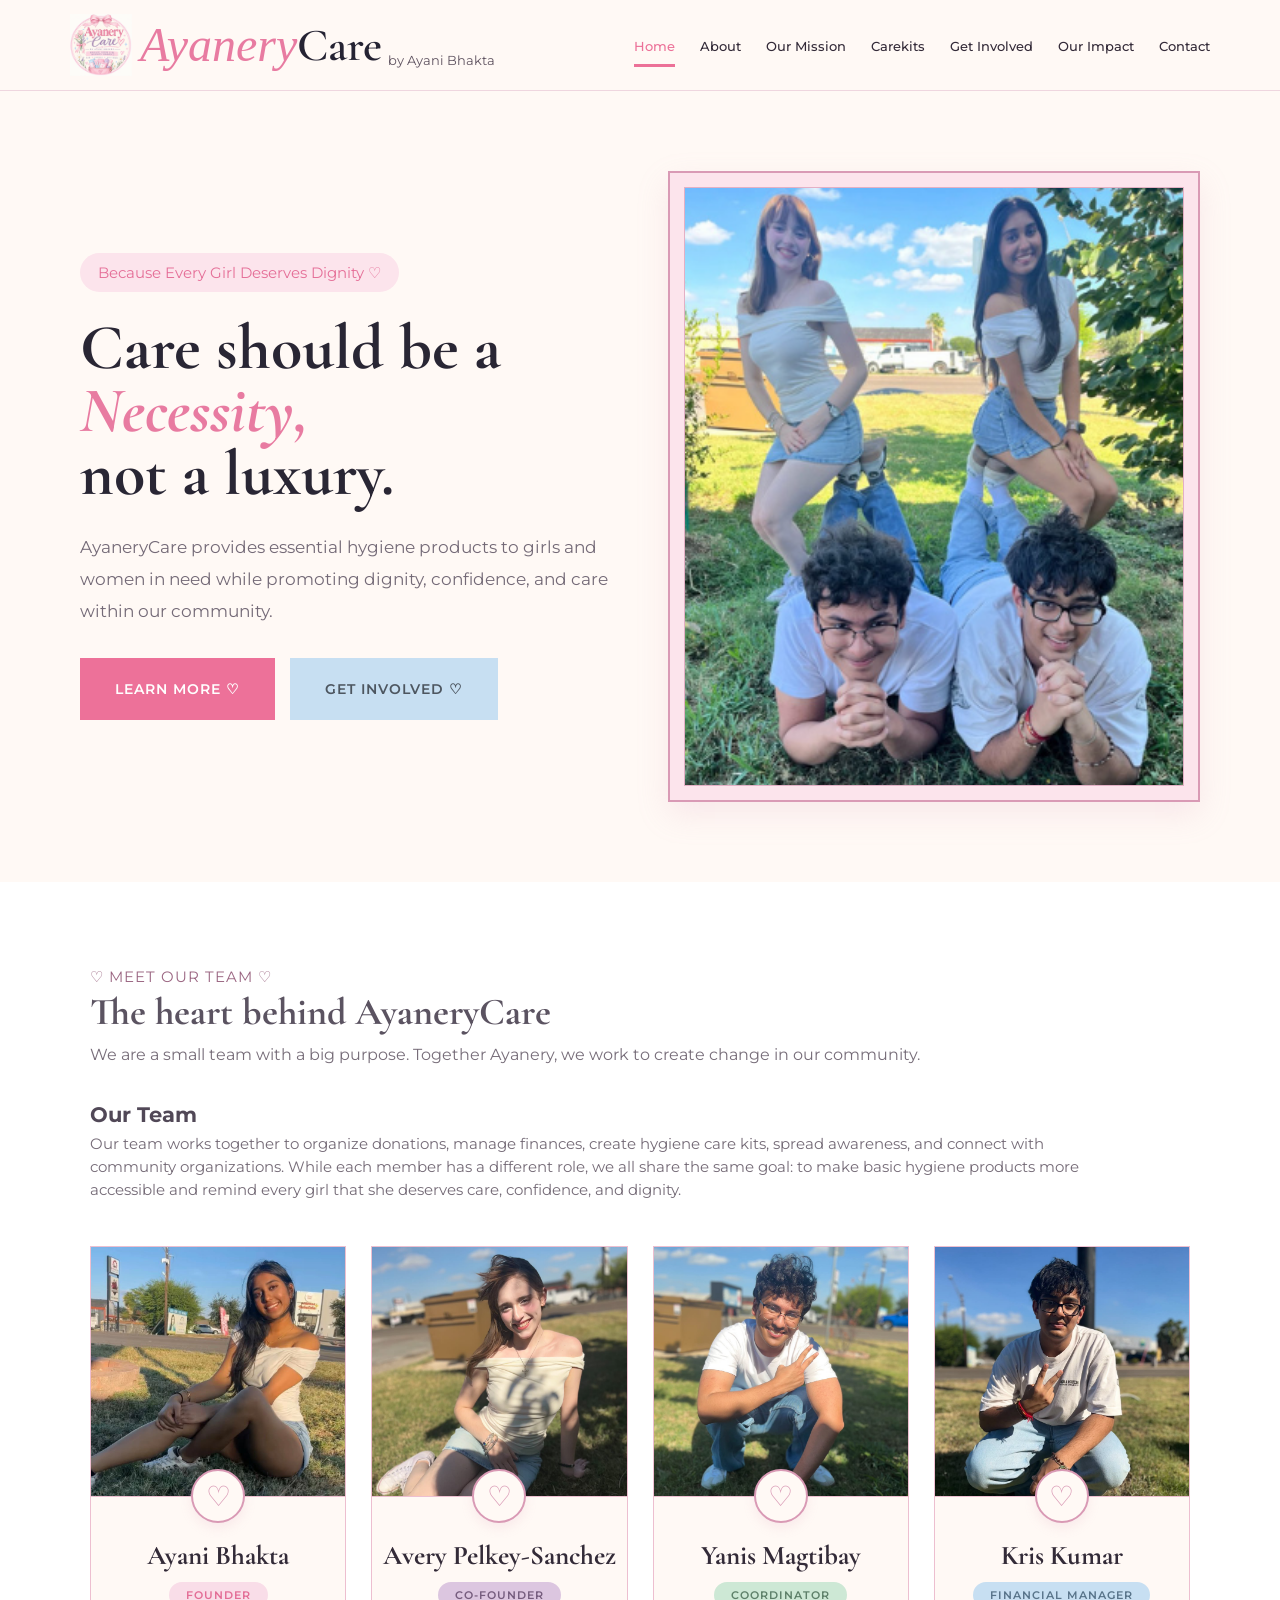
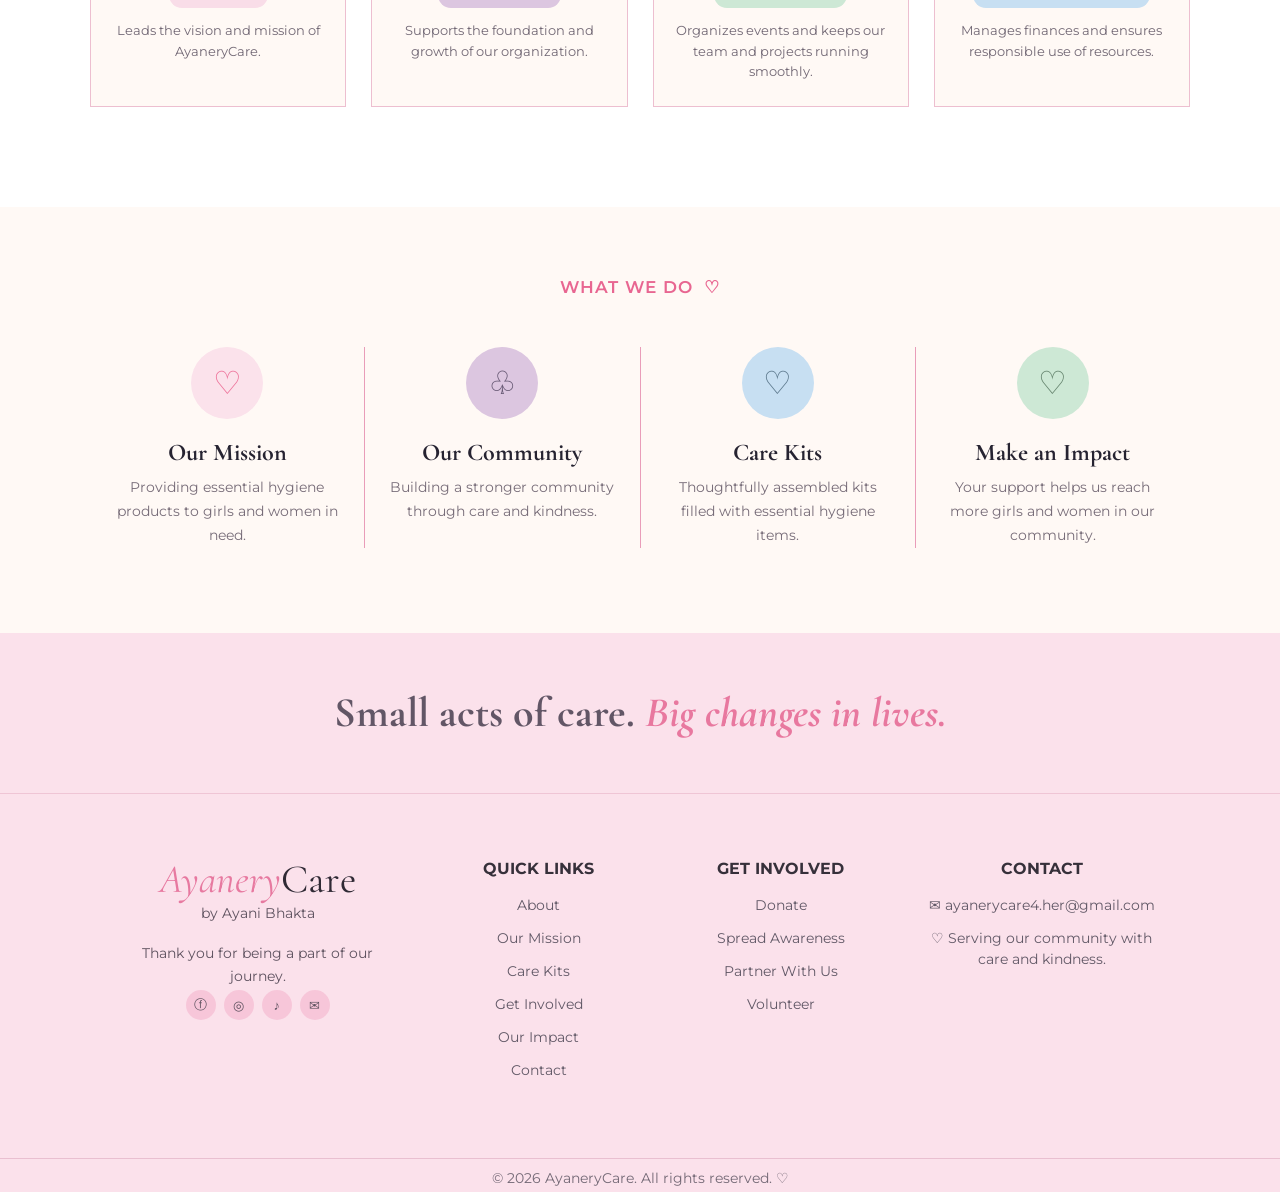
<file: index.html>
<!DOCTYPE html>
<html lang="en">

<head>
    <meta charset="UTF-8">
    <meta name="viewport" content="width=device-width, initial-scale=1.0">

    <title>AyaneryCare | By Ayani Bhakta</title>

    <link rel="preconnect" href="https://fonts.googleapis.com">
    <link rel="preconnect" href="https://fonts.gstatic.com" crossorigin>

    <link href="https://fonts.googleapis.com/css2?family=Cormorant+Garamond:wght@500;600;700&family=Montserrat:wght@300;400;500;600;700&family=Playfair+Display:ital,wght@0,500;0,600;0,700;1,500&display=swap" rel="stylesheet">

    <link rel="stylesheet" href="style.css">
</head>

<body>

<header class="navbar">

    <div class="nav-container">

        <a href="index.html" class="logo">

            <img
                src="images/logo2.jpg"
                alt="Her Care Logo"
                class="logo-image"
            >

            <span class="logo-her">Ayanery </span>
            <span class="logo-care">Care</span>
            <span class="logo-by">by Ayani Bhakta</span>

        </a>

        <button class="menu-button" aria-label="Open menu">☰</button>

        <nav>

            <ul class="nav-links">

                <li>
                    <a href="index.html" class="active">Home</a>
                </li>

                <li>
                    <a href="about.html">About</a>
                </li>

                <li>
                    <a href="mission.html">Our Mission</a>
                </li>

                <li>
                    <a href="care-kits.html">Carekits</a>
                </li>

                <li>
                    <a href="get-involved.html">Get Involved</a>
                </li>

                <li>
                    <a href="impact.html">Our Impact</a>
                </li>

                <li>
                    <a href="contact.html">Contact</a>
                </li>

            </ul>

        </nav>

    </div>

</header>


<section class="Her">

    <div class="Her-container">

        <div class="Her-text">

            <div class="slogan">
                Because Every Girl Deserves Dignity ♡
            </div>

            <h1>
                Care should be a
                <span>Necessity,</span>
                <br>
                not a luxury.
            </h1>

            <p>
                AyaneryCare provides essential hygiene products
                to girls and women in need while promoting
                dignity, confidence, and care within our
                community.
            </p>

            <div class="Her-buttons">

                <a href="about.html" class="button pink-button">
                    LEARN MORE ♡
                </a>

                <a href="get-involved.html" class="button blue-button">
                    GET INVOLVED ♡
                </a>

            </div>

        </div>


        <div class="Her-image team-frame">

            <div class="frame-inner">

                <img
                    src="images/team-photo.png"
                    alt="HerCare Team"
                    class="Her-team-photo"
                >

            </div>

        </div>

    </div>

</section>


<section class="team-section">

    <div class="team-title">

        <div class="meet-team">
            ♡ MEET OUR TEAM ♡
        </div>

        <h2>
            The heart behind
            <span>AyaneryCare</span>
        </h2>

        <p class="team-intro">
            We are a small team with a big purpose.
            Together Ayanery, we work to create change in our community.
        </p>

    </div>


    <div class="our-team-description">

        <div class="description-heart"></div>

        <h3>
            Our Team
        </h3>

        <p>
            Our team works together to organize donations,
            manage finances, create hygiene care kits, spread
            awareness, and connect with community organizations.
            While each member has a different role, we all share
            the same goal: to make basic hygiene products more
            accessible and remind every girl that she deserves
            care, confidence, and dignity.
        </p>

    </div>


<div class="team-container">


    <div class="team-card">

        <div class="team-photo">
            <img src="images/ayani1.jpeg" alt="Ayani Bhakta">

            <div class="team-heart">♡</div>
        </div>

        <h3>Ayani Bhakta</h3>

        <div class="role founder">
            FOUNDER
        </div>

        <p>
            Leads the vision and mission of AyaneryCare.
        </p>

    </div>


    <div class="team-card">

        <div class="team-photo">
            <img src="images/avery1.png" alt="Avery Pelkey-Sanchez">

            <div class="team-heart">♡</div>
        </div>

        <h3>Avery Pelkey-Sanchez</h3>

        <div class="role cofounder">
            CO-FOUNDER
        </div>

        <p>
            Supports the foundation and growth of our organization.
        </p>

    </div>


    <div class="team-card">

        <div class="team-photo">
            <img src="images/yanis1.png" alt="Yanis Magtibay">

            <div class="team-heart">♡</div>
        </div>

        <h3>Yanis Magtibay</h3>

        <div class="role coordinator">
            COORDINATOR
        </div>

        <p>
            Organizes events and keeps our team and projects
            running smoothly.
        </p>

    </div>


    <div class="team-card">

        <div class="team-photo">
            <img src="images/kris1.png" alt="Kris Kumar">

            <div class="team-heart">♡</div>
        </div>

        <h3>Kris Kumar</h3>

        <div class="role financial">
            FINANCIAL MANAGER
        </div>

        <p>
            Manages finances and ensures responsible use
            of resources.
        </p>

    </div>

</div>

</section>


<section class="what-we-do">

    <div class="section-title">
        <span>WHAT WE DO</span>
        <span class="title-heart">♡</span>
    </div>

    <div class="what-container">

        <a href="mission.html" class="what-card">

            <div class="what-icon pink-icon">
                ♡
            </div>

            <h3>Our Mission</h3>

            <p>
                Providing essential hygiene products
                to girls and women in need.
            </p>

        </a>


        <div class="divider"></div>


        <a href="about.html" class="what-card">

            <div class="what-icon lavender-icon">
                ♧
            </div>

            <h3>Our Community</h3>

            <p>
                Building a stronger community through
                care and kindness.
            </p>

        </a>


        <div class="divider"></div>


        <a href="care-kits.html" class="what-card">

            <div class="what-icon blue-icon">
                ♡
            </div>

            <h3>Care Kits</h3>

            <p>
                Thoughtfully assembled kits filled with
                essential hygiene items.
            </p>

        </a>


        <div class="divider"></div>


        <a href="impact.html" class="what-card">

            <div class="what-icon mint-icon">
                ♡
            </div>

            <h3>Make an Impact</h3>

            <p>
                Your support helps us reach more girls
                and women in our community.
            </p>

        </a>

    </div>

</section>


<section class="cta">

    <div class="cta-inner">

        <h2>
            Small acts of care.
            <span>Big changes in lives.</span>
        </h2>

    </div>

</section>


<!-- FOOTER -->

<footer>

    <div class="footer-container">

        <div class="footer-brand">

            <div class="footer-logo">
                <span>Ayanery</span>Care
            </div>

            <div class="footer-by">
                by Ayani Bhakta
            </div>

            <p>
                Thank you for being a part
                of our journey.
            </p>

            <div class="social-icons">

                <a
                    href="https://www.facebook.com/profile.php?id=61594185781032&sk=directory_contact_info&fb_profile_edit_entry_point=%7B%22feature%22%3A%22profile_directory%22%2C%22click_point%22%3A%22pencil_edit_directory_section%22%2C%22additional_metadata%22%3A%7B%22section_type%22%3A%22contact_info%22%7D%7D"
                    target="_blank"
                    rel="noopener noreferrer"
                    aria-label="Facebook">
                    ⓕ
                </a>

                <a
                    href="https://www.instagram.com/ayanery_care/"
                    target="_blank"
                    rel="noopener noreferrer"
                    aria-label="Instagram">
                    ◎
                </a>

                <a
                    href="https://www.tiktok.com/@ayanery_care?_r=1&_t=ZP-9ARYQwAAlzD"
                    target="_blank"
                    rel="noopener noreferrer"
                    aria-label="TikTok">
                    ♪
                </a>

                <a
                    href="mailto:ayanerycare4.her@gmail.com"
                    aria-label="Email">
                    ✉
                </a>

            </div>

        </div>

        <div class="footer-column">

            <h4>QUICK LINKS</h4>

            <a href="about.html">About</a>
            <a href="mission.html">Our Mission</a>
            <a href="care-kits.html">Care Kits</a>
            <a href="get-involved.html">Get Involved</a>
            <a href="impact.html">Our Impact</a>
            <a href="contact.html">Contact</a>

        </div>

        <div class="footer-column">

            <h4>GET INVOLVED</h4>

            <a href="get-involved.html">Donate</a>
            <a href="get-involved.html">Spread Awareness</a>
            <a href="get-involved.html">Partner With Us</a>
            <a href="get-involved.html">Volunteer</a>

        </div>

        <div class="footer-column contact">

            <h4>CONTACT</h4>

            <p>✉  ayanerycare4.her@gmail.com</p>

            <p>
                ♡ Serving our community with care and kindness.
            </p>

        </div>

    </div>

    <div class="copyright">

         <span id="year"></span>
      © 2026 AyaneryCare. All rights reserved. ♡

    </div>

</footer>


<script src="script.js"></script>

</body>
</html>
</file>
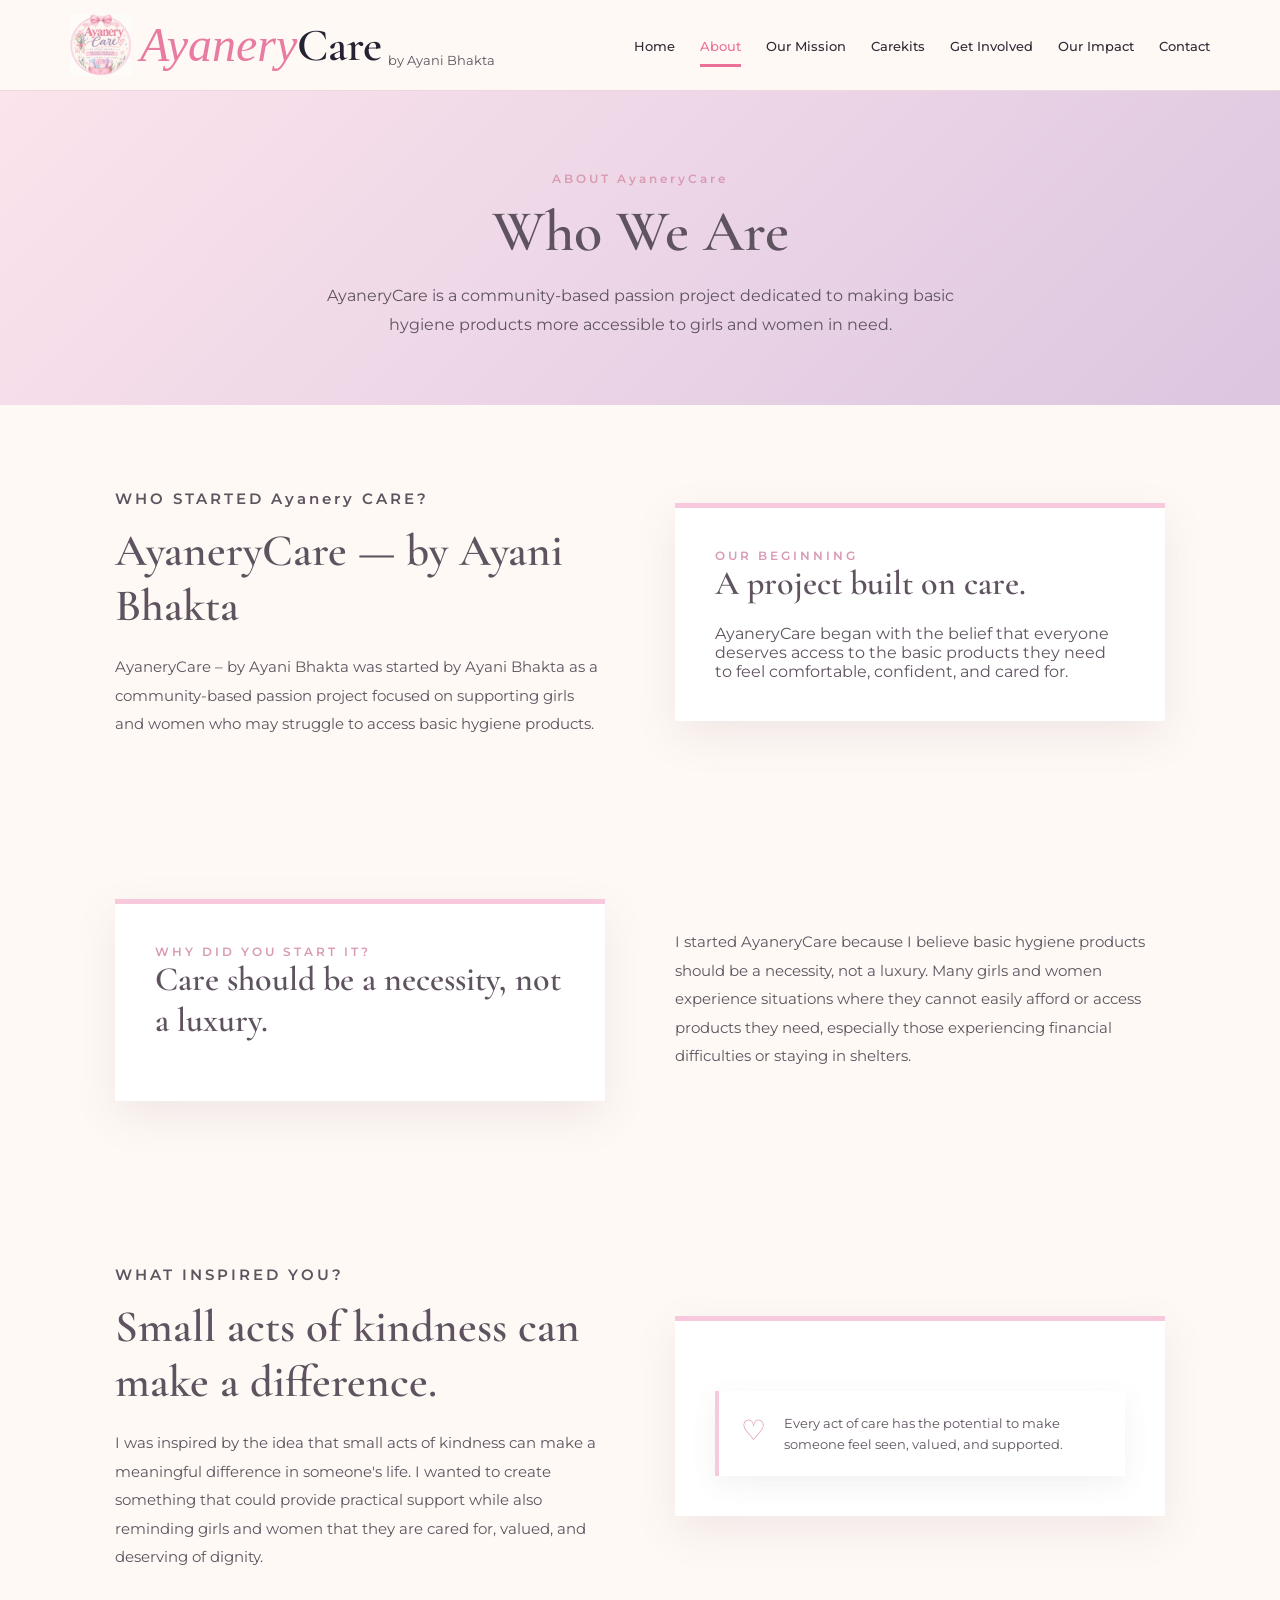
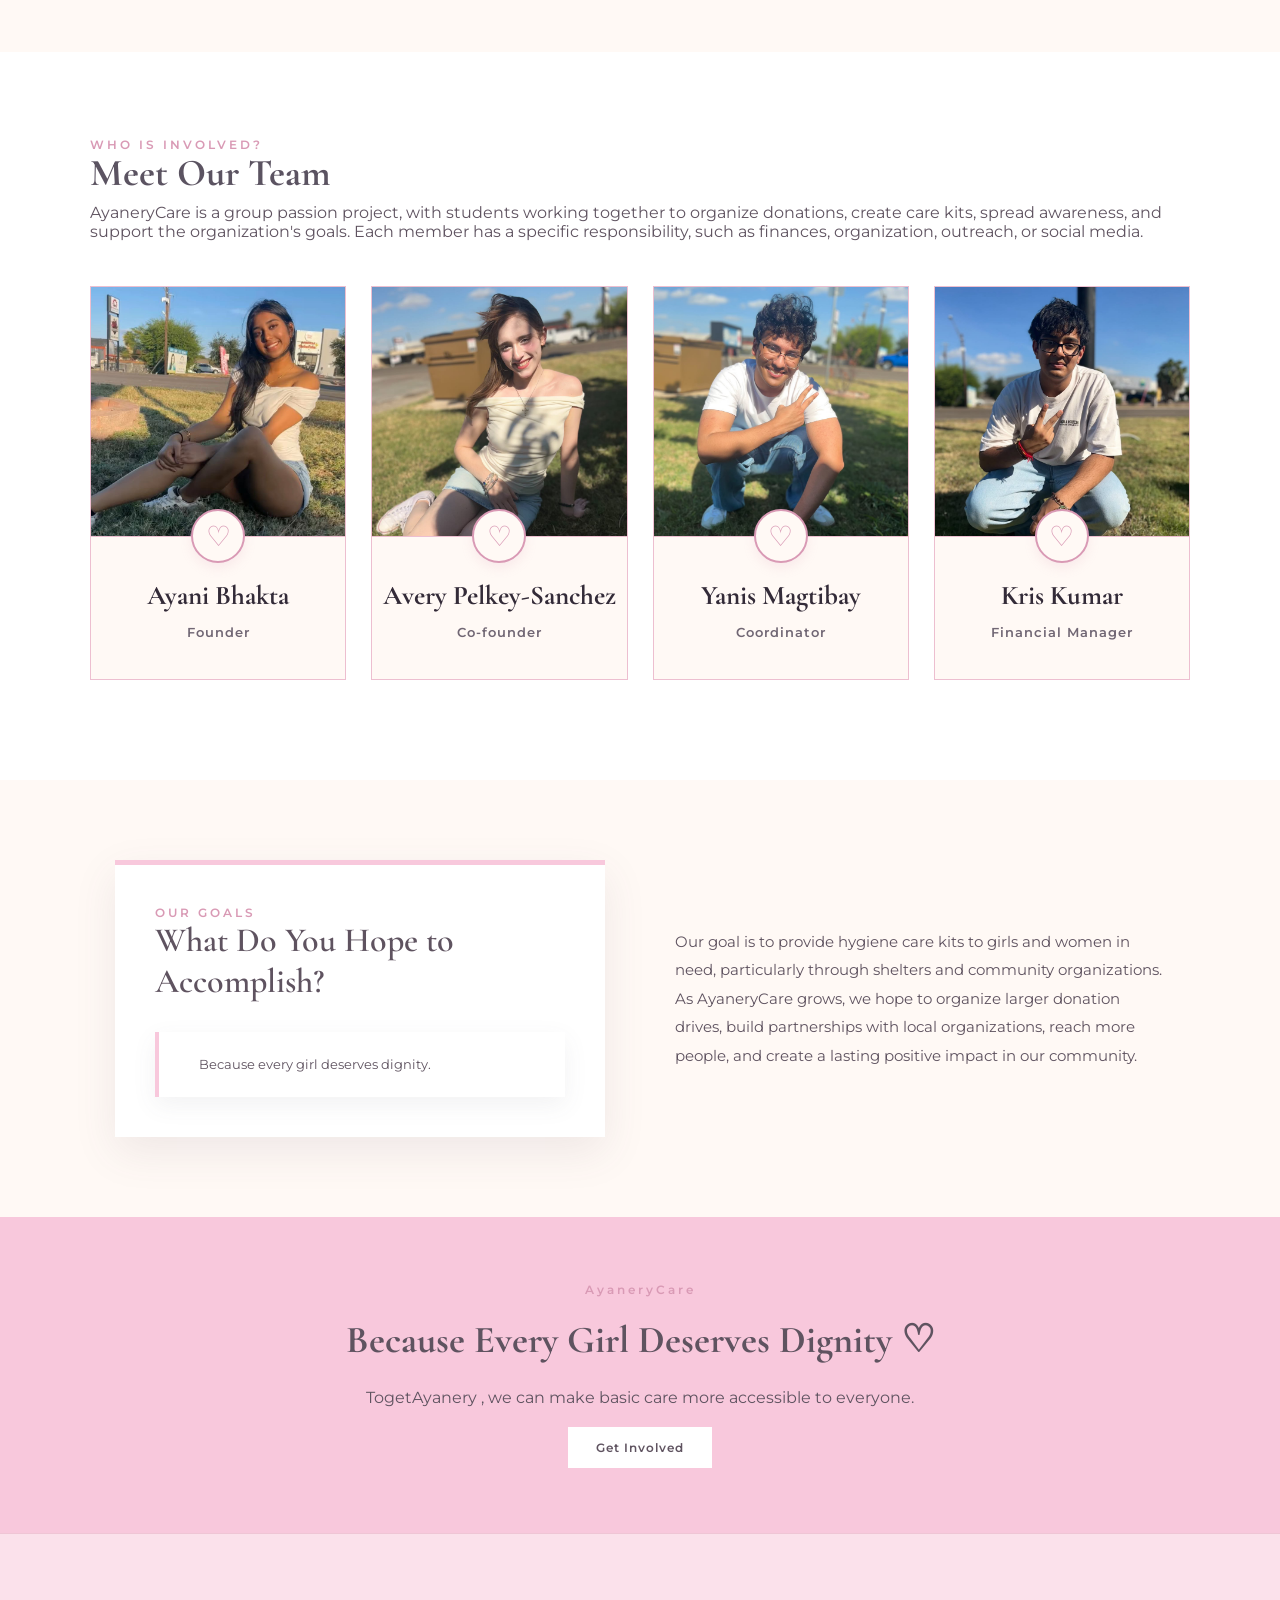
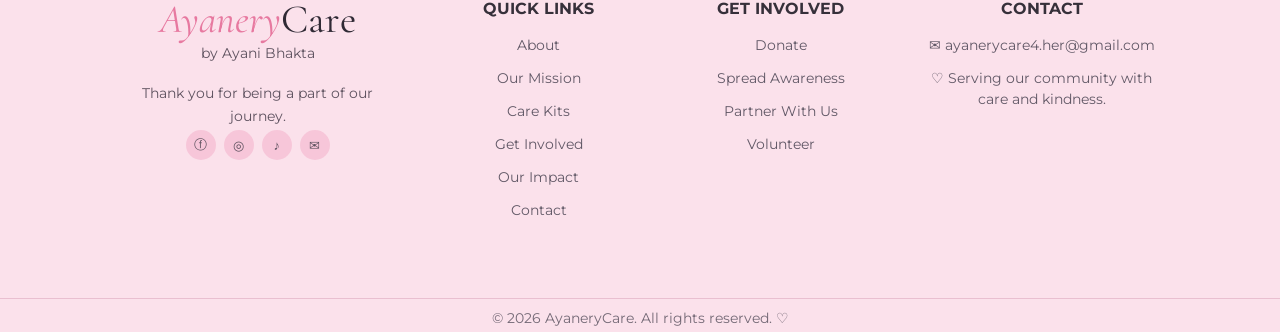
<file: about.html>
<!DOCTYPE html>
<html lang="en">

<head>
    <meta charset="UTF-8">
    <meta name="viewport" content="width=device-width, initial-scale=1.0">

    <title>About |  AyaneryCare</title>

    <!-- Google Fonts -->
    <link rel="preconnect" href="https://fonts.googleapis.com">
    <link rel="preconnect" href="https://fonts.gstatic.com" crossorigin>

    <link href="https://fonts.googleapis.com/css2?family=Cormorant+Garamond:wght@400;500;600;700&family=Montserrat:wght@400;500;600;700&family=Playfair+Display:wght@400;500;600&display=swap"
        rel="stylesheet">

    <!-- Main CSS -->
    <link rel="stylesheet" href="style.css">
</head>

<body>

    <!-- HEADER -->
    <header>
        <div class="nav-container">

            <a href="index.html" class="logo">
                <img src="images/logo2.jpg" alt="Ayanery Care Logo" class="logo-image">

                <span class="logo-her">Ayanery </span>
                <span class="logo-care">Care</span>
                <span class="logo-by">by Ayani Bhakta</span>
            </a>

            <button class="menu-button" aria-label="Open menu">
                ☰
            </button>

            <nav>
                <ul class="nav-links">

                    <li>
                        <a href="index.html">Home</a>
                    </li>

                    <li>
                        <a href="about.html" class="active">About</a>
                    </li>

                    <li>
                        <a href="mission.html">Our Mission</a>
                    </li>

                    <li>
                        <a href="care-kits.html">Carekits</a>
                    </li>

                    <li>
                        <a href="get-involved.html">Get Involved</a>
                    </li>

                    <li>
                        <a href="impact.html">Our Impact</a>
                    </li>

                    <li>
                        <a href="contact.html">Contact</a>
                    </li>

                </ul>
            </nav>

        </div>
    </header>


    <main class="about-page">

  <section class="contact-hero">

    <div class="contact-hero-content">

                <p class="section-label">
                    ABOUT AyaneryCare
                </p>

                <h1>
                    Who We Are
                </h1>

                <p>
                    AyaneryCare is a community-based passion project dedicated
                    to making basic hygiene products more accessible to
                    girls and women in need.
                </p>

            </div>

        </section>


        <!-- WHO STARTED Ayanery  CARE -->
        <section class="contact-section">

            <div class="contact-layout">

                <div class="contact-intro">

                    <p class="section-label">
                        WHO STARTED Ayanery  CARE?
                    </p>

                    <h2>
                        AyaneryCare — by Ayani Bhakta
                    </h2>

                    <p>
                        AyaneryCare – by Ayani Bhakta was started by Ayani Bhakta
                        as a community-based passion project focused on
                        supporting girls and women who may struggle to access
                        basic hygiene products.
                    </p>

                </div>


                <div class="contact-card">

                    <p class="section-label">
                        OUR BEGINNING
                    </p>

                    <h2>
                        A project built on care.
                    </h2>

                    <p>
                        AyaneryCare began with the belief that everyone deserves
                        access to the basic products they need to feel
                        comfortable, confident, and cared for.
                    </p>

                </div>

            </div>

        </section>


        <!-- WHY DID YOU START IT -->
        <section class="contact-section">

            <div class="contact-layout">

                <div class="contact-card">

                    <p class="section-label">
                        WHY DID YOU START IT?
                    </p>

                    <h2>
                        Care should be a necessity, not a luxury.
                    </h2>

                </div>


                <div class="contact-intro">

                    <p>
                        I started AyaneryCare because I believe basic hygiene
                        products should be a necessity, not a luxury. Many
                        girls and women experience situations where they
                        cannot easily afford or access products they need,
                        especially those experiencing financial difficulties
                        or staying in shelters.
                    </p>

                </div>

            </div>

        </section>


        <!-- WHAT INSPIRED YOU -->
        <section class="contact-section">

            <div class="contact-layout">

                <div class="contact-intro">

                    <p class="section-label">
                        WHAT INSPIRED YOU?
                    </p>

                    <h2>
                        Small acts of kindness can make a difference.
                    </h2>

                    <p>
                        I was inspired by the idea that small acts of kindness
                        can make a meaningful difference in someone's life.
                        I wanted to create something that could provide
                        practical support while also reminding girls and
                        women that they are cared for, valued, and deserving
                        of dignity.
                    </p>

                </div>


                <div class="contact-card">

                    <div class="contact-note">

                        <span>♡</span>

                        <p>
                            Every act of care has the potential to make
                            someone feel seen, valued, and supported.
                        </p>

                    </div>

                </div>

            </div>

        </section>


        <!-- WHO IS INVOLVED -->
        <section class="team-section">

            <div class="team-title">

                <p class="section-label">
                    WHO IS INVOLVED?
                </p>

                <h2>
                    Meet Our Team
                </h2>

                <p class="our-team-description">
                    AyaneryCare is a group passion project, with students
                    working together to organize donations, create care
                    kits, spread awareness, and support the organization's
                    goals. Each member has a specific responsibility, such
                    as finances, organization, outreach, or social media.
                </p>

            </div>


            <div class="team-container">

                <!-- AYANI -->
                <div class="team-card">

                    <div class="team-photo">

                        <img src="images/ayani1.jpeg"
                             alt="Ayani Bhakta">

                        <span class="team-heart">
                            ♡
                        </span>

                    </div>

                    <h3>
                        Ayani Bhakta
                    </h3>

                    <p class="role">
                        Founder
                    </p>

                </div>


                <!-- AVERY -->
                <div class="team-card">

                    <div class="team-photo">

                        <img src="images/avery1.png"
                             alt="Avery Pelkey-Sanchez">

                        <span class="team-heart">
                            ♡
                        </span>

                    </div>

                    <h3>
                        Avery Pelkey-Sanchez
                    </h3>

                    <p class="role">
                        Co-founder
                    </p>

                </div>


                <!-- YANIS -->
                <div class="team-card">

                    <div class="team-photo">

                        <img src="images/yanis1.png"
                             alt="Yanis Magtibay">

                        <span class="team-heart">
                            ♡
                        </span>

                    </div>

                    <h3>
                        Yanis Magtibay
                    </h3>

                    <p class="role">
                        Coordinator
                    </p>

                </div>


                <!-- KRIS -->
                <div class="team-card">

                    <div class="team-photo">

                        <img src="images/kris1.png"
                             alt="Kris Kumar">

                        <span class="team-heart">
                            ♡
                        </span>

                    </div>

                    <h3>
                        Kris Kumar
                    </h3>

                    <p class="role">
                        Financial Manager
                    </p>

                </div>

            </div>

        </section>


        <!-- WHAT DO YOU HOPE TO ACCOMPLISH -->
        <section class="contact-section">

            <div class="contact-layout">

                <div class="contact-card">

                    <p class="section-label">
                        OUR GOALS
                    </p>

                    <h2>
                        What Do You Hope to Accomplish?
                    </h2>

                    <div class="contact-note">

                        <span></span>

                        <p>
                            Because every girl deserves dignity.
                        </p>

                    </div>

                </div>


                <div class="contact-intro">

                    <p>
                        Our goal is to provide hygiene care kits to girls and
                        women in need, particularly through shelters and
                        community organizations. As AyaneryCare grows, we hope
                        to organize larger donation drives, build partnerships
                        with local organizations, reach more people, and
                        create a lasting positive impact in our community.
                    </p>

                </div>

            </div>

        </section>


        <!-- BOTTOM CTA -->
        <section class="page-cta">

            <div class="page-cta-content">

                <p class="section-label">
                    AyaneryCare
                </p>

                <h2>
                    Because Every Girl Deserves Dignity ♡
                </h2>

                <p>
                    TogetAyanery , we can make basic care more accessible to
                    everyone.
                </p>

                <a href="get-involved.html"
                   class="button primary-button">
                    Get Involved
                </a>

            </div>

        </section>

    </main>


<!-- FOOTER -->

<footer>

    <div class="footer-container">

        <div class="footer-brand">

            <div class="footer-logo">
                <span>Ayanery</span>Care
            </div>

            <div class="footer-by">
                by Ayani Bhakta
            </div>

            <p>
                Thank you for being a part
                of our journey.
            </p>

            <div class="social-icons">

                <a
                    href="https://www.facebook.com/profile.php?id=61594185781032&sk=directory_contact_info&fb_profile_edit_entry_point=%7B%22feature%22%3A%22profile_directory%22%2C%22click_point%22%3A%22pencil_edit_directory_section%22%2C%22additional_metadata%22%3A%7B%22section_type%22%3A%22contact_info%22%7D%7D"
                    target="_blank"
                    rel="noopener noreferrer"
                    aria-label="Facebook">
                    ⓕ
                </a>

                <a
                    href="https://www.instagram.com/ayanery_care/"
                    target="_blank"
                    rel="noopener noreferrer"
                    aria-label="Instagram">
                    ◎
                </a>

                <a
                    href="https://www.tiktok.com/@ayanery_care?_r=1&_t=ZP-9ARYQwAAlzD"
                    target="_blank"
                    rel="noopener noreferrer"
                    aria-label="TikTok">
                    ♪
                </a>

                <a
                    href="mailto:ayanerycare4.her@gmail.com"
                    aria-label="Email">
                    ✉
                </a>

            </div>

        </div>

        <div class="footer-column">

            <h4>QUICK LINKS</h4>

            <a href="about.html">About</a>
            <a href="mission.html">Our Mission</a>
            <a href="care-kits.html">Care Kits</a>
            <a href="get-involved.html">Get Involved</a>
            <a href="impact.html">Our Impact</a>
            <a href="contact.html">Contact</a>

        </div>

        <div class="footer-column">

            <h4>GET INVOLVED</h4>

            <a href="get-involved.html">Donate</a>
            <a href="get-involved.html">Spread Awareness</a>
            <a href="get-involved.html">Partner With Us</a>
            <a href="get-involved.html">Volunteer</a>

        </div>

        <div class="footer-column contact">

            <h4>CONTACT</h4>

            <p>✉ ayanerycare4.her@gmail.com</p>

            <p>
                ♡ Serving our community with care and kindness.
            </p>

        </div>

    </div>

    <div class="copyright">

        © <span id="year"></span>
        2026 AyaneryCare. All rights reserved. ♡

    </div>

</footer>


<script src="script.js"></script>

</body>
</html>
</file>
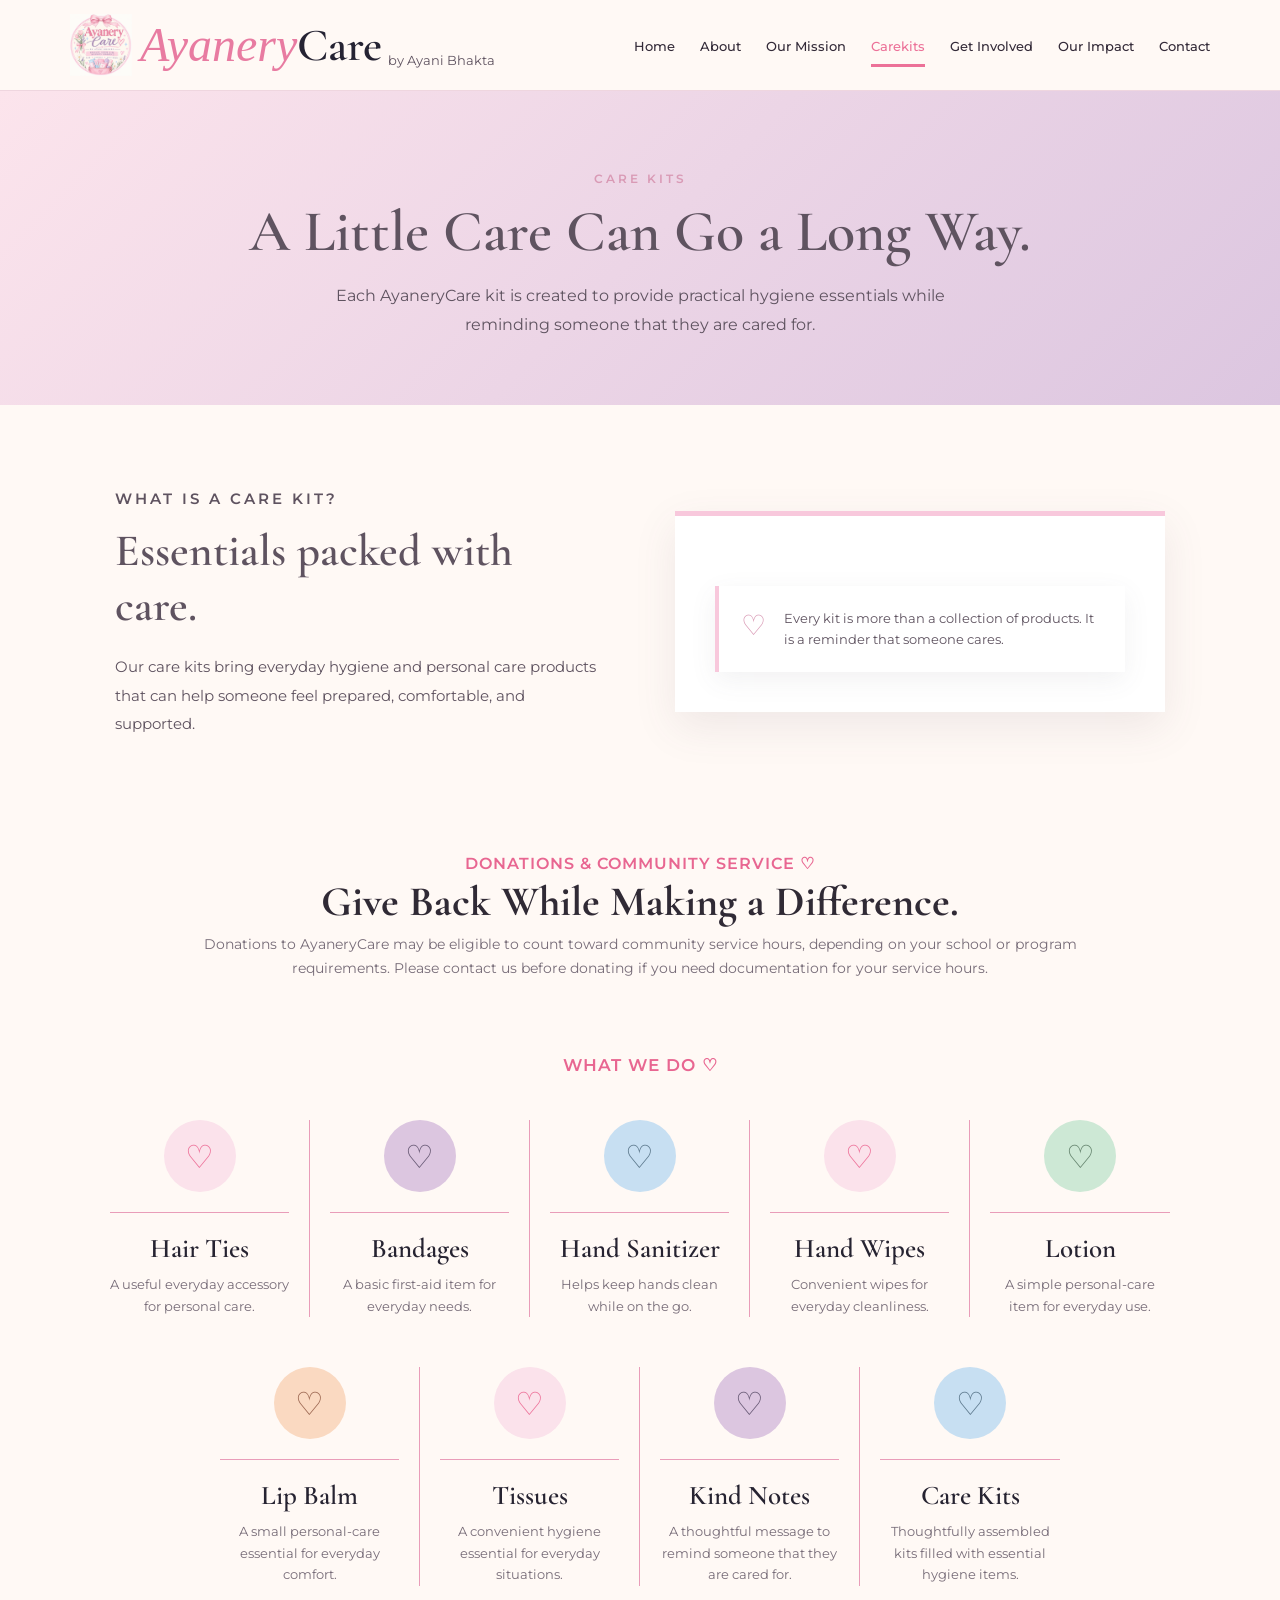
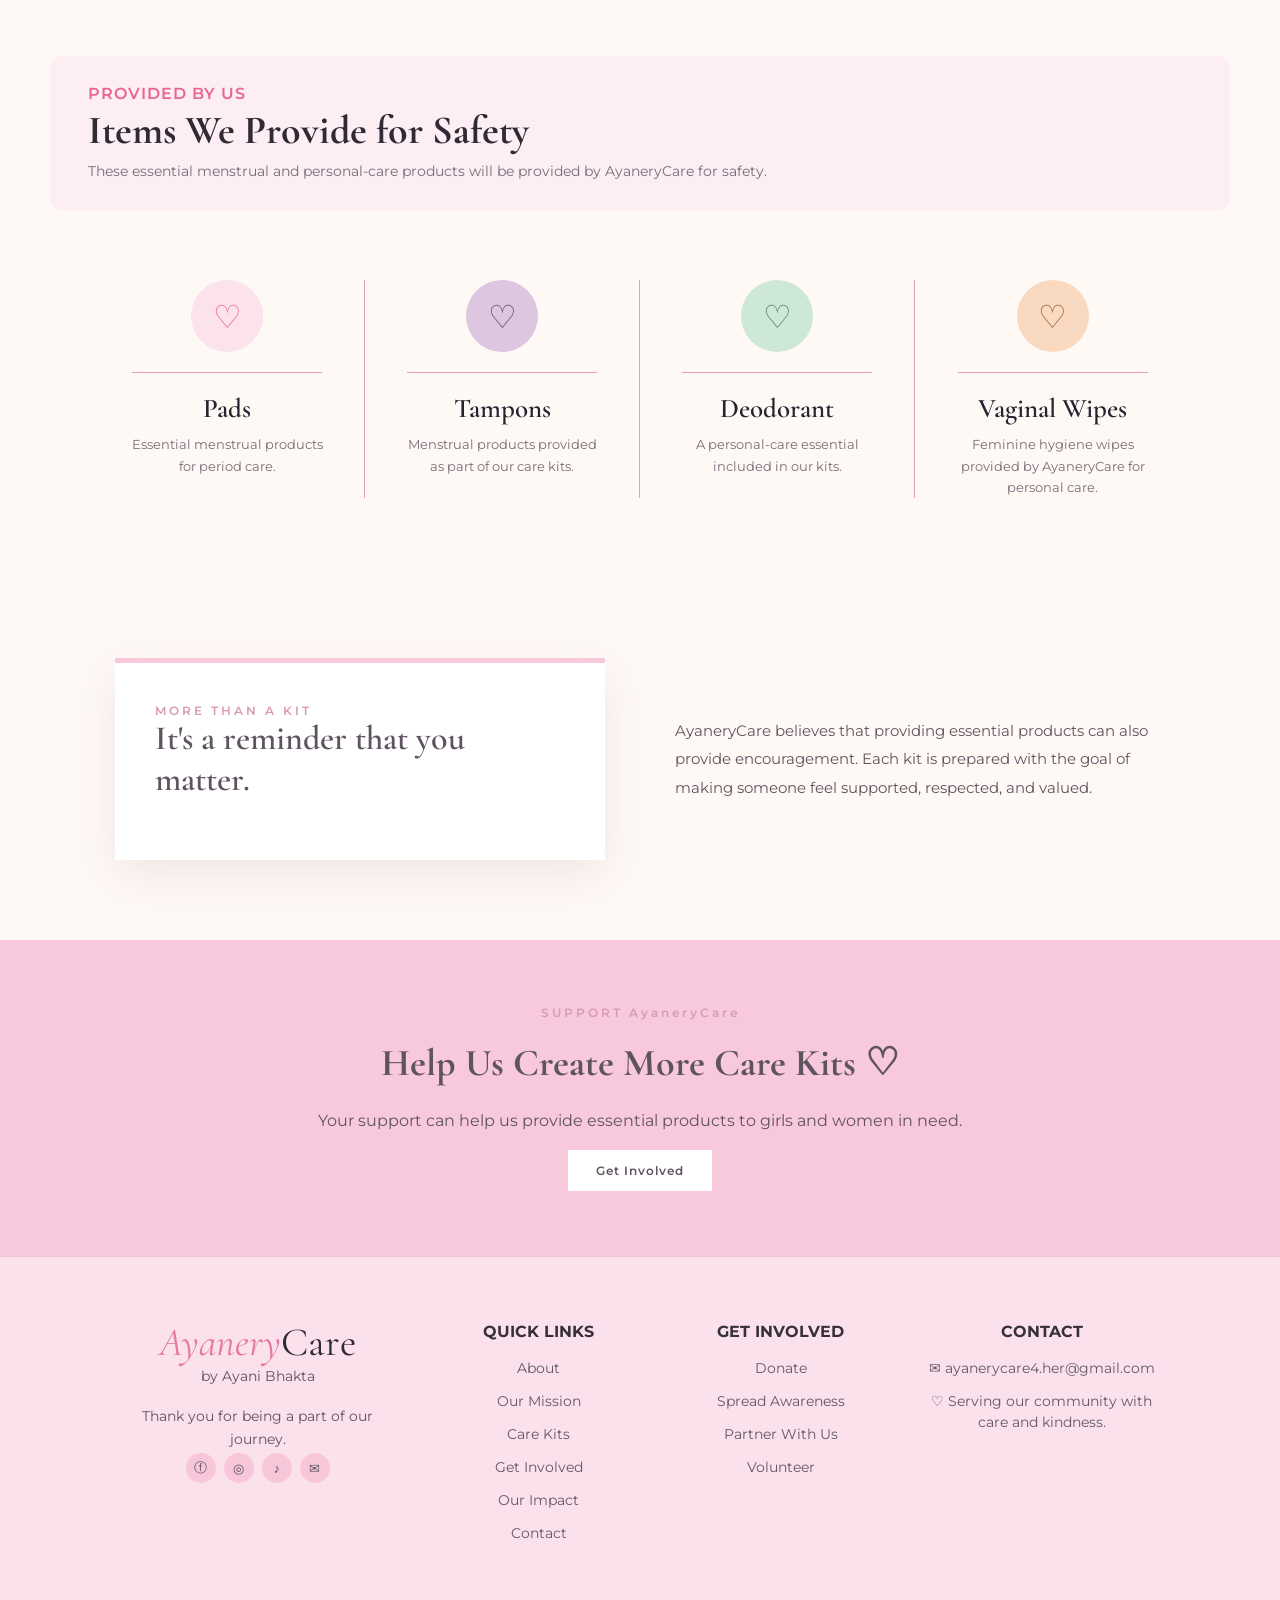
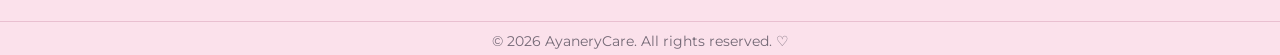
<file: care-kits.html>
<!DOCTYPE html>
<html lang="en">

<head>
    <meta charset="UTF-8">
    <meta name="viewport" content="width=device-width, initial-scale=1.0">

    <title>Care Kits | AyaneryCare</title>

    <link rel="preconnect" href="https://fonts.googleapis.com">
    <link rel="preconnect" href="https://fonts.gstatic.com" crossorigin>

    <link href="https://fonts.googleapis.com/css2?family=Cormorant+Garamond:wght@400;500;600;700&family=Montserrat:wght@400;500;600;700&family=Playfair+Display:wght@400;500;600&display=swap"
        rel="stylesheet">

    <link rel="stylesheet" href="style.css">
</head>

<body>

<header>
    <div class="nav-container">

        <a href="index.html" class="logo">
            <img src="images/logo2.jpg" alt=" AyaneryCare Logo" class="logo-image">
            <span class="logo-her">Ayanery</span>
            <span class="logo-care">Care</span>
            <span class="logo-by">by Ayani Bhakta</span>
        </a>

        <button class="menu-button" aria-label="Open menu">☰</button>

        <nav>
            <ul class="nav-links">
                <li><a href="index.html">Home</a></li>
                <li><a href="about.html">About</a></li>
                <li><a href="mission.html">Our Mission</a></li>
                <li><a href="care-kits.html" class="active">Carekits</a></li>
                <li><a href="get-involved.html">Get Involved</a></li>
                <li><a href="impact.html">Our Impact</a></li>
                <li><a href="contact.html">Contact</a></li>
            </ul>
        </nav>

    </div>
</header>


<main class="about-page">

 <section class="contact-hero">

    <div class="contact-hero-content">

        <p class="section-label">CARE KITS</p>

        <h1>A Little Care Can Go a Long Way.</h1>

        <p>
            Each AyaneryCare kit is created to provide practical
            hygiene essentials while reminding someone that they
            are cared for.
        </p>

    </div>

</section>


    <!-- WHAT IS A CARE KIT -->

    <section class="contact-section">

        <div class="contact-layout">

            <div class="contact-intro">

                <p class="section-label">WHAT IS A CARE KIT?</p>

                <h2>Essentials packed with care.</h2>

                <p>
                    Our care kits bring  everyday hygiene and
                    personal care products that can help someone feel
                    prepared, comfortable, and supported.
                </p>

            </div>

            <div class="contact-card">

                <div class="contact-note">

                    <span>♡</span>

                    <p>
                        Every kit is more than a collection of products.
                        It is a reminder that someone cares.
                    </p>

                </div>

            </div>

        </div>

    </section>


    <!-- DONATIONS & COMMUNITY SERVICE -->

    <section class="donation-hours">

        <p class="section-label">
            DONATIONS & COMMUNITY SERVICE ♡
        </p>

        <h2>
            Give Back While Making a Difference.
        </h2>

        <p>
            Donations to  AyaneryCare may be eligible to count toward community
            service hours, depending on your school or program requirements.
            Please contact us before donating if you need documentation
            for your service hours.
        </p>

    </section>


    <!-- WHAT WE CAN ACCEPT -->

    <section class="care-kit-items">

        <div class="care-kit-heading">

            <p class="section-label">
                WHAT WE DO ♡
            </p>

        </div>


        <div class="care-items-grid">

            <!-- HAIR TIES -->

            <div class="care-item">

                <div class="care-icon pink-care">
                    ♡
                </div>

                <div class="care-line"></div>

                <h3>
                    Hair Ties
                </h3>

                <p>
                    A useful everyday accessory for personal care.
                </p>

            </div>


            <!-- BANDAGES -->

            <div class="care-item">

                <div class="care-icon lavender-care">
                    ♡
                </div>

                <div class="care-line"></div>

                <h3>
                    Bandages
                </h3>

                <p>
                    A basic first-aid item for everyday needs.
                </p>

            </div>


            <!-- HAND SANITIZER -->

            <div class="care-item">

                <div class="care-icon blue-care">
                    ♡
                </div>

                <div class="care-line"></div>

                <h3>
                    Hand Sanitizer
                </h3>

                <p>
                    Helps keep hands clean while on the go.
                </p>

            </div>


            <!-- HAND WIPES -->

            <div class="care-item">

                <div class="care-icon pink-care">
                    ♡
                </div>

                <div class="care-line"></div>

                <h3>
                    Hand Wipes
                </h3>

                <p>
                    Convenient wipes for everyday cleanliness.
                </p>

            </div>


            <!-- LOTION -->

            <div class="care-item">

                <div class="care-icon mint-care">
                    ♡
                </div>

                <div class="care-line"></div>

                <h3>
                    Lotion
                </h3>

                <p>
                    A simple personal-care item for everyday use.
                </p>

            </div>


            <!-- LIP BALM -->

            <div class="care-item">

                <div class="care-icon peach-care">
                    ♡
                </div>

                <div class="care-line"></div>

                <h3>
                    Lip Balm
                </h3>

                <p>
                    A small personal-care essential for everyday comfort.
                </p>

            </div>


            <!-- TISSUES -->

            <div class="care-item">

                <div class="care-icon pink-care">
                    ♡
                </div>

                <div class="care-line"></div>

                <h3>
                    Tissues
                </h3>

                <p>
                    A convenient hygiene essential for everyday situations.
                </p>

            </div>


            <!-- KIND NOTES -->

            <div class="care-item">

                <div class="care-icon lavender-care">
                    ♡
                </div>

                <div class="care-line"></div>

                <h3>
                    Kind Notes
                </h3>

                <p>
                    A thoughtful message to remind someone that they are cared for.
                </p>

            </div>


            <!-- CARE KITS -->

            <div class="care-item featured-care">

                <div class="care-icon blue-care">
                    ♡
                </div>

                <div class="care-line"></div>

                <h3>
                    Care Kits
                </h3>

                <p>
                    Thoughtfully assembled kits filled with essential hygiene items.
                </p>

            </div>

        </div>

    </section>


    <!-- PROVIDED BY US -->

    <section class="provided-care">

        <div class="provided-content">

            <div>

                <p class="section-label">
                    PROVIDED BY US
                </p>

                <h2>
                    Items We Provide for Safety
                </h2>

                <p>
                    These essential menstrual and personal-care products
                    will be provided by AyaneryCare for safety.
                </p>

            </div>

            <div class="provided-heart">

            </div>

        </div>

    </section>


    <!-- PROVIDED ITEMS -->

    <section class="provided-items">

        <div class="provided-item">

            <div class="care-icon pink-care">
                ♡
            </div>

            <div class="care-line"></div>

            <h3>
                Pads
            </h3>

            <p>
                Essential menstrual products for period care.
            </p>

        </div>


        <div class="provided-item">

            <div class="care-icon lavender-care">
                ♡
            </div>

            <div class="care-line"></div>

            <h3>
                Tampons
            </h3>

            <p>
                Menstrual products provided as part of our care kits.
            </p>

        </div>


        <div class="provided-item">

            <div class="care-icon mint-care">
                ♡
            </div>

            <div class="care-line"></div>

            <h3>
                Deodorant
            </h3>

            <p>
                A personal-care essential included in our kits.
            </p>

        </div>


        <div class="provided-item">

            <div class="care-icon peach-care">
                ♡
            </div>

            <div class="care-line"></div>

            <h3>
                Vaginal Wipes
            </h3>

            <p>
                Feminine hygiene wipes provided by AyaneryCare for personal care.
            </p>

        </div>

    </section>


    <!-- MORE THAN A KIT -->

    <section class="contact-section">

        <div class="contact-layout">

            <div class="contact-card">

                <p class="section-label">
                    MORE THAN A KIT
                </p>

                <h2>
                    It's a reminder that you matter.
                </h2>

            </div>

            <div class="contact-intro">

                <p>
                    AyaneryCare believes that providing essential products
                    can also provide encouragement. Each kit is prepared
                    with the goal of making someone feel supported,
                    respected, and valued.
                </p>

            </div>

        </div>

    </section>


    <!-- CTA -->

    <section class="page-cta">

        <div class="page-cta-content">

            <p class="section-label">
                SUPPORT AyaneryCare
            </p>

            <h2>
                Help Us Create More Care Kits ♡
            </h2>

            <p>
                Your support can help us provide essential products to
                girls and women in need.
            </p>

            <a href="get-involved.html" class="button primary-button">
                Get Involved
            </a>

        </div>

    </section>

</main>


<!-- FOOTER -->

<footer>

    <div class="footer-container">

        <div class="footer-brand">

            <div class="footer-logo">
                <span>Ayanery</span>Care
            </div>

            <div class="footer-by">
                by Ayani Bhakta
            </div>

            <p>
                Thank you for being a part
                of our journey.
            </p>

            <div class="social-icons">

                <a
                    href="https://www.facebook.com/profile.php?id=61594185781032&sk=directory_contact_info&fb_profile_edit_entry_point=%7B%22feature%22%3A%22profile_directory%22%2C%22click_point%22%3A%22pencil_edit_directory_section%22%2C%22additional_metadata%22%3A%7B%22section_type%22%3A%22contact_info%22%7D%7D"
                    target="_blank"
                    rel="noopener noreferrer"
                    aria-label="Facebook">
                    ⓕ
                </a>

                <a
                    href="https://www.instagram.com/ayanery_care/"
                    target="_blank"
                    rel="noopener noreferrer"
                    aria-label="Instagram">
                    ◎
                </a>

                <a
                    href="https://www.tiktok.com/@ayanery_care?_r=1&_t=ZP-9ARYQwAAlzD"
                    target="_blank"
                    rel="noopener noreferrer"
                    aria-label="TikTok">
                    ♪
                </a>

                <a
                    href="mailto:ayanerycare4.her@gmail.com"
                    aria-label="Email">
                    ✉
                </a>

            </div>

        </div>


        <div class="footer-column">

            <h4>
                QUICK LINKS
            </h4>

            <a href="about.html">
                About
            </a>

            <a href="mission.html">
                Our Mission
            </a>

            <a href="care-kits.html">
                Care Kits
            </a>

            <a href="get-involved.html">
                Get Involved
            </a>

            <a href="impact.html">
                Our Impact
            </a>

            <a href="contact.html">
                Contact
            </a>

        </div>


        <div class="footer-column">

            <h4>
                GET INVOLVED
            </h4>

            <a href="get-involved.html">
                Donate
            </a>

            <a href="get-involved.html">
                Spread Awareness
            </a>

            <a href="get-involved.html">
                Partner With Us
            </a>

            <a href="get-involved.html">
                Volunteer
            </a>

        </div>


        <div class="footer-column contact">

            <h4>
                CONTACT
            </h4>

            <p>
                ✉ ayanerycare4.her@gmail.com
            </p>

            <p>
                ♡ Serving our community with care and kindness.
            </p>

        </div>

    </div>


    <div class="copyright">

        © <span id="year"></span>
        2026 AyaneryCare. All rights reserved. ♡

    </div>

</footer>


<script src="script.js"></script>

</body>
</html>
</file>
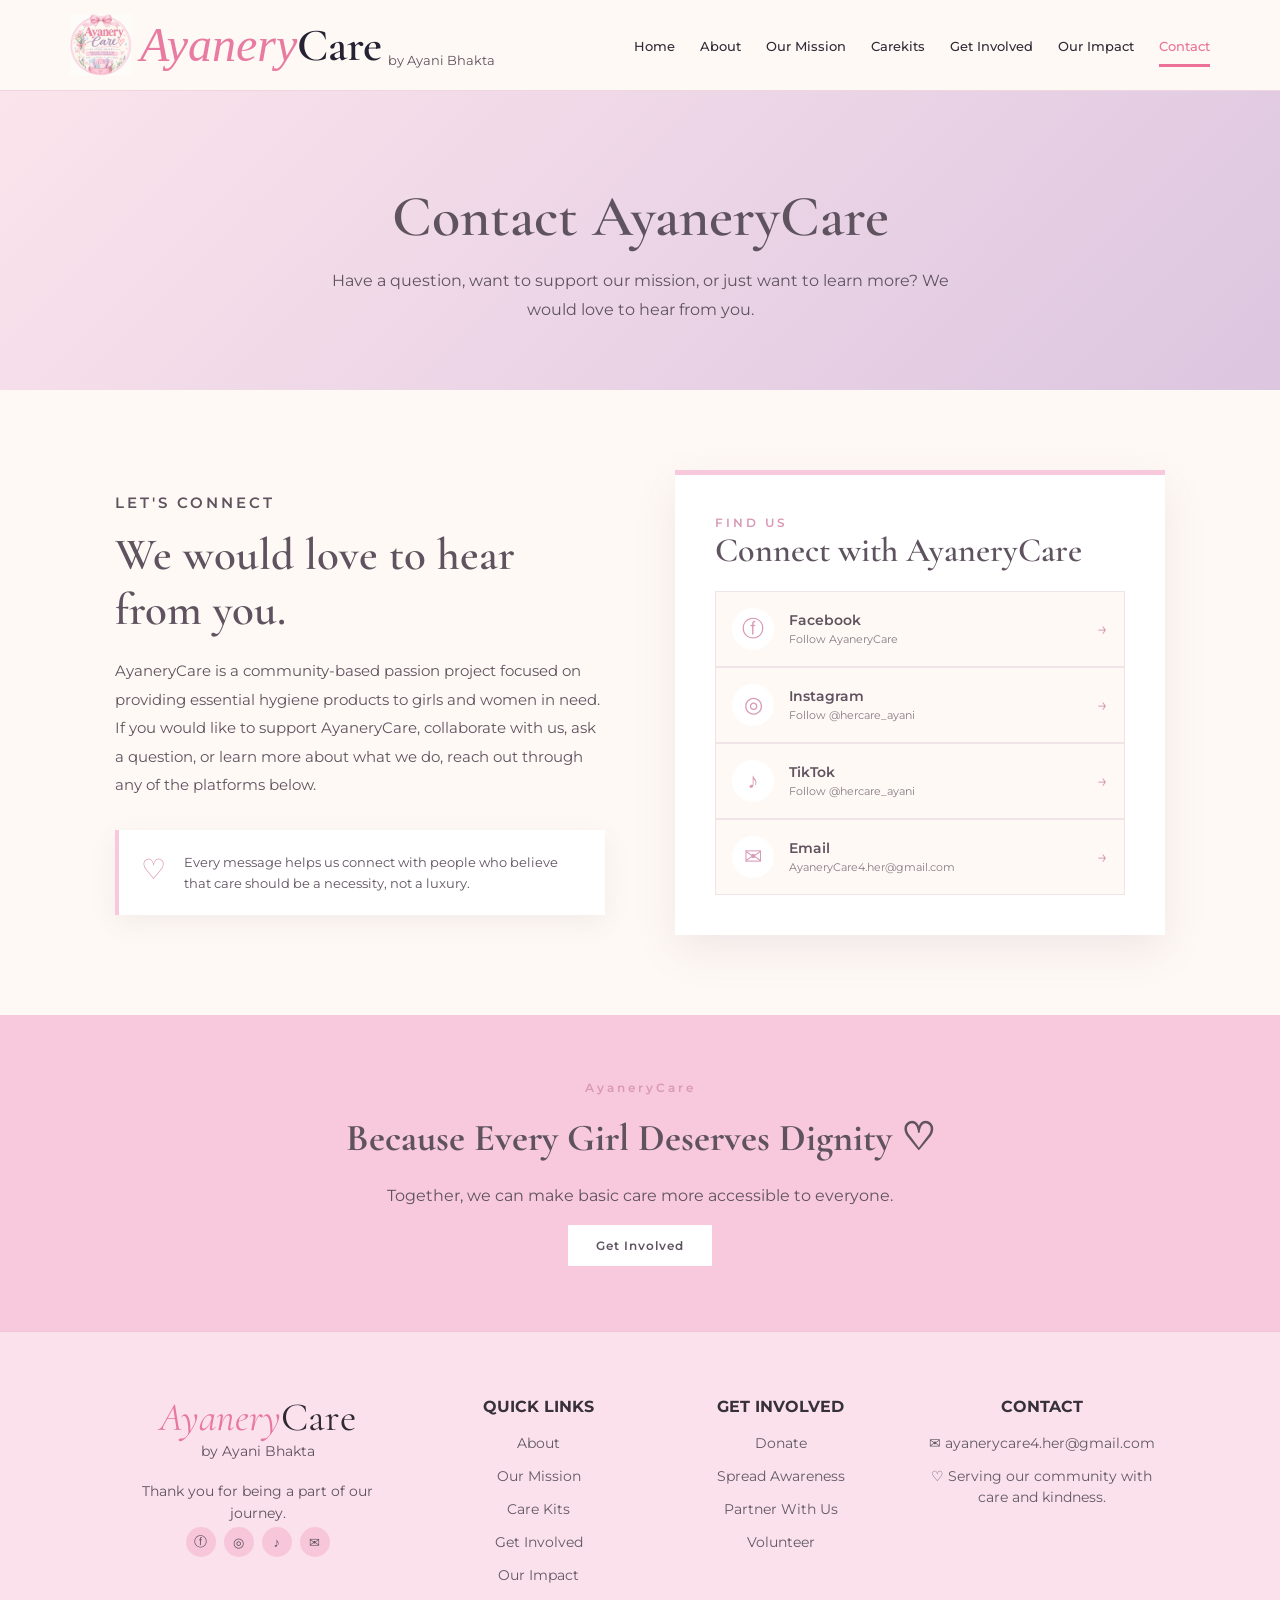
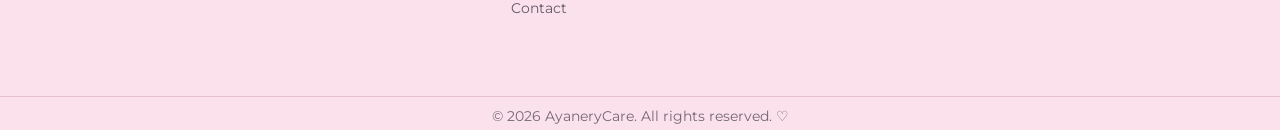
<file: contact.html>
<!DOCTYPE html>
<html lang="en">

<head>
    <meta charset="UTF-8">
    <meta name="viewport" content="width=device-width, initial-scale=1.0">

    <title>Contact |  AyaneryCare</title>

    <!-- Google Fonts -->
    <link rel="preconnect" href="https://fonts.googleapis.com">
    <link rel="preconnect" href="https://fonts.gstatic.com" crossorigin>

    <link href="https://fonts.googleapis.com/css2?family=Cormorant+Garamond:wght@400;500;600;700&family=Montserrat:wght@400;500;600;700&family=Playfair+Display:wght@400;500;600&display=swap"
        rel="stylesheet">

    <!-- Main CSS -->
    <link rel="stylesheet" href="style.css">
</head>


<body>

    <!-- =========================
         HEADER
         ========================= -->

    <header>

        <div class="nav-container">

            <!-- Logo -->
            <a href="index.html" class="logo">

                <img src="images/logo2.jpg"
                     alt="Her Care Logo"
                     class="logo-image">

                <span class="logo-her">
                   Ayanery 
                </span>

                <span class="logo-care">
                    Care
                </span>

                <span class="logo-by">
                    by Ayani Bhakta
                </span>

            </a>


            <!-- Mobile Menu Button -->
            <button class="menu-button"
                    aria-label="Open menu">

                ☰

            </button>


            <!-- Navigation -->
            <nav>

                <ul class="nav-links">

                    <li>
                        <a href="index.html">
                            Home
                        </a>
                    </li>

                    <li>
                        <a href="about.html">
                            About
                        </a>
                    </li>

                    <li>
                        <a href="mission.html">
                            Our Mission
                        </a>
                    </li>

                    <li>
                        <a href="care-kits.html">
                            Carekits
                        </a>
                    </li>

                    <li>
                        <a href="get-involved.html">
                            Get Involved
                        </a>
                    </li>

                    <li>
                        <a href="impact.html">
                            Our Impact
                        </a>
                    </li>

                   <li><a href="contact.html" class="active">Contact</a></li>

                </ul>

            </nav>

        </div>

    </header>



    <main class="contact-page">


        <!-- =========================
             CONTACTAyanery O
             ========================= -->

        <section class="page-hero contact-hero">

            <div class="page-hero-content">

                <p class="section-label">
                
                </p>

                <h1>
                    Contact  AyaneryCare
                </h1>

                <p>
                    Have a question, want to support our mission, or just want
                    to learn more? We would love to hear from you.
                </p>

            </div>

        </section>



        <!-- =========================
             CONTACT SECTION
             ========================= -->

        <section class="contact-section">

            <div class="contact-layout">


                <!-- LEFT SIDE -->
                <div class="contact-intro">

                    <p class="section-label">
                        LET'S CONNECT
                    </p>

                    <h2>
                        We would love to hear from you.
                    </h2>

                    <p>
                        AyaneryCare is a community-based passion project focused
                        on providing essential hygiene products to girls and
                        women in need.
                    </p>

                    <p>
                        If you would like to support AyaneryCare, collaborate with
                        us, ask a question, or learn more about what we do,
                        reach out through any of the platforms below.
                    </p>


                    <div class="contact-note">

                        <span>
                            ♡
                        </span>

                        <p>
                            Every message helps us connect with people who
                            believe that care should be a necessity, not a
                            luxury.
                        </p>

                    </div>

                </div>



                <!-- RIGHT SIDE -->
                <div class="contact-card">

                    <p class="section-label">
                        FIND US
                    </p>

                    <h2>
                        Connect with AyaneryCare
                    </h2>


                    <!-- Facebook -->
                    <a class="contact-social"
                       href="https://www.facebook.com/profile.php?id=61594185781032&sk=directory_contact_info&fb_profile_edit_entry_point=%7B%22feature%22%3A%22profile_directory%22%2C%22click_point%22%3A%22pencil_edit_directory_section%22%2C%22additional_metadata%22%3A%7B%22section_type%22%3A%22contact_info%22%7D%7D"
                       target="_blank"
                       rel="noopener noreferrer">

                        <span class="social-symbol">
                            ⓕ
                        </span>

                        <span>
                            <strong>Facebook</strong>
                            <small>
                                Follow AyaneryCare
                            </small>
                        </span>

                        <span class="social-arrow">
                            →
                        </span>

                    </a>



                    <!-- Instagram -->
                    <a class="contact-social"
                       href="https://www.instagram.com/hercare_ayani/?utm_source=ig_web_button_share_sheet"
                       target="_blank"
                       rel="noopener noreferrer">

                        <span class="social-symbol">
                            ◎
                        </span>

                        <span>
                            <strong>Instagram</strong>
                            <small>
                                Follow @hercare_ayani
                            </small>
                        </span>

                        <span class="social-arrow">
                            →
                        </span>

                    </a>



                    <!-- TikTok -->
                    <a class="contact-social"
                       href="https://www.tiktok.com/@hercare_ayani?is_from_webapp=1&sender_device=pc"
                       target="_blank"
                       rel="noopener noreferrer">

                        <span class="social-symbol">
                            ♪
                        </span>

                        <span>
                            <strong>TikTok</strong>
                            <small>
                                Follow @hercare_ayani
                            </small>
                        </span>

                        <span class="social-arrow">
                            →
                        </span>

                    </a>



                    <!-- Email -->
                    <a class="contact-social"
                       href="mailto:hercare4.her@gmail.com">

                        <span class="social-symbol">
                            ✉
                        </span>

                        <span>
                            <strong>Email</strong>
                            <small>
                                AyaneryCare4.her@gmail.com
                            </small>
                        </span>

                        <span class="social-arrow">
                            →
                        </span>

                    </a>

                </div>

            </div>

        </section>



        <!-- =========================
             BOTTOM CTA
             ========================= -->

        <section class="page-cta">

            <div class="page-cta-content">

                <p class="section-label">
                    AyaneryCare
                </p>

                <h2>
                    Because Every Girl Deserves Dignity ♡
                </h2>

                <p>
                    Together, we can make basic care more accessible to
                    everyone.
                </p>

                <a href="get-involved.html"
                   class="button primary-button">

                    Get Involved

                </a>

            </div>

        </section>


    </main>



 <!-- FOOTER -->

<footer>

    <div class="footer-container">

        <div class="footer-brand">

            <div class="footer-logo">
                <span> Ayanery</span>Care
            </div>

            <div class="footer-by">
                by Ayani Bhakta
            </div>

            <p>
                Thank you for being a part
                of our journey.
            </p>

            <div class="social-icons">

                <a
                    href="https://www.facebook.com/profile.php?id=61594185781032&sk=directory_contact_info&fb_profile_edit_entry_point=%7B%22feature%22%3A%22profile_directory%22%2C%22click_point%22%3A%22pencil_edit_directory_section%22%2C%22additional_metadata%22%3A%7B%22section_type%22%3A%22contact_info%22%7D%7D"
                    target="_blank"
                    rel="noopener noreferrer"
                    aria-label="Facebook">
                    ⓕ
                </a>

                <a
                    href="https://www.instagram.com/ayanery_care/"
                    target="_blank"
                    rel="noopener noreferrer"
                    aria-label="Instagram">
                    ◎
                </a>

                <a
                    href="https://www.tiktok.com/@ayanery_care?_r=1&_t=ZP-9ARYQwAAlzD"
                    target="_blank"
                    rel="noopener noreferrer"
                    aria-label="TikTok">
                    ♪
                </a>

                <a
                    href="mailto:ayanerycare4.her@gmail.com"
                    aria-label="Email">
                    ✉
                </a>

            </div>

        </div>

        <div class="footer-column">

            <h4>QUICK LINKS</h4>

            <a href="about.html">About</a>
            <a href="mission.html">Our Mission</a>
            <a href="care-kits.html">Care Kits</a>
            <a href="get-involved.html">Get Involved</a>
            <a href="impact.html">Our Impact</a>
            <a href="contact.html">Contact</a>

        </div>

        <div class="footer-column">

            <h4>GET INVOLVED</h4>

            <a href="get-involved.html">Donate</a>
            <a href="get-involved.html">Spread Awareness</a>
            <a href="get-involved.html">Partner With Us</a>
            <a href="get-involved.html">Volunteer</a>

        </div>

        <div class="footer-column contact">

            <h4>CONTACT</h4>

            <p>✉  ayanerycare4.her@gmail.com</p>

            <p>
                ♡ Serving our community with care and kindness.
            </p>

        </div>

    </div>

    <div class="copyright">

        © <span id="year"></span>
        2026  AyaneryCare. All rights reserved. ♡

    </div>

</footer>


<script src="script.js"></script>

</body>
</html>
</file>
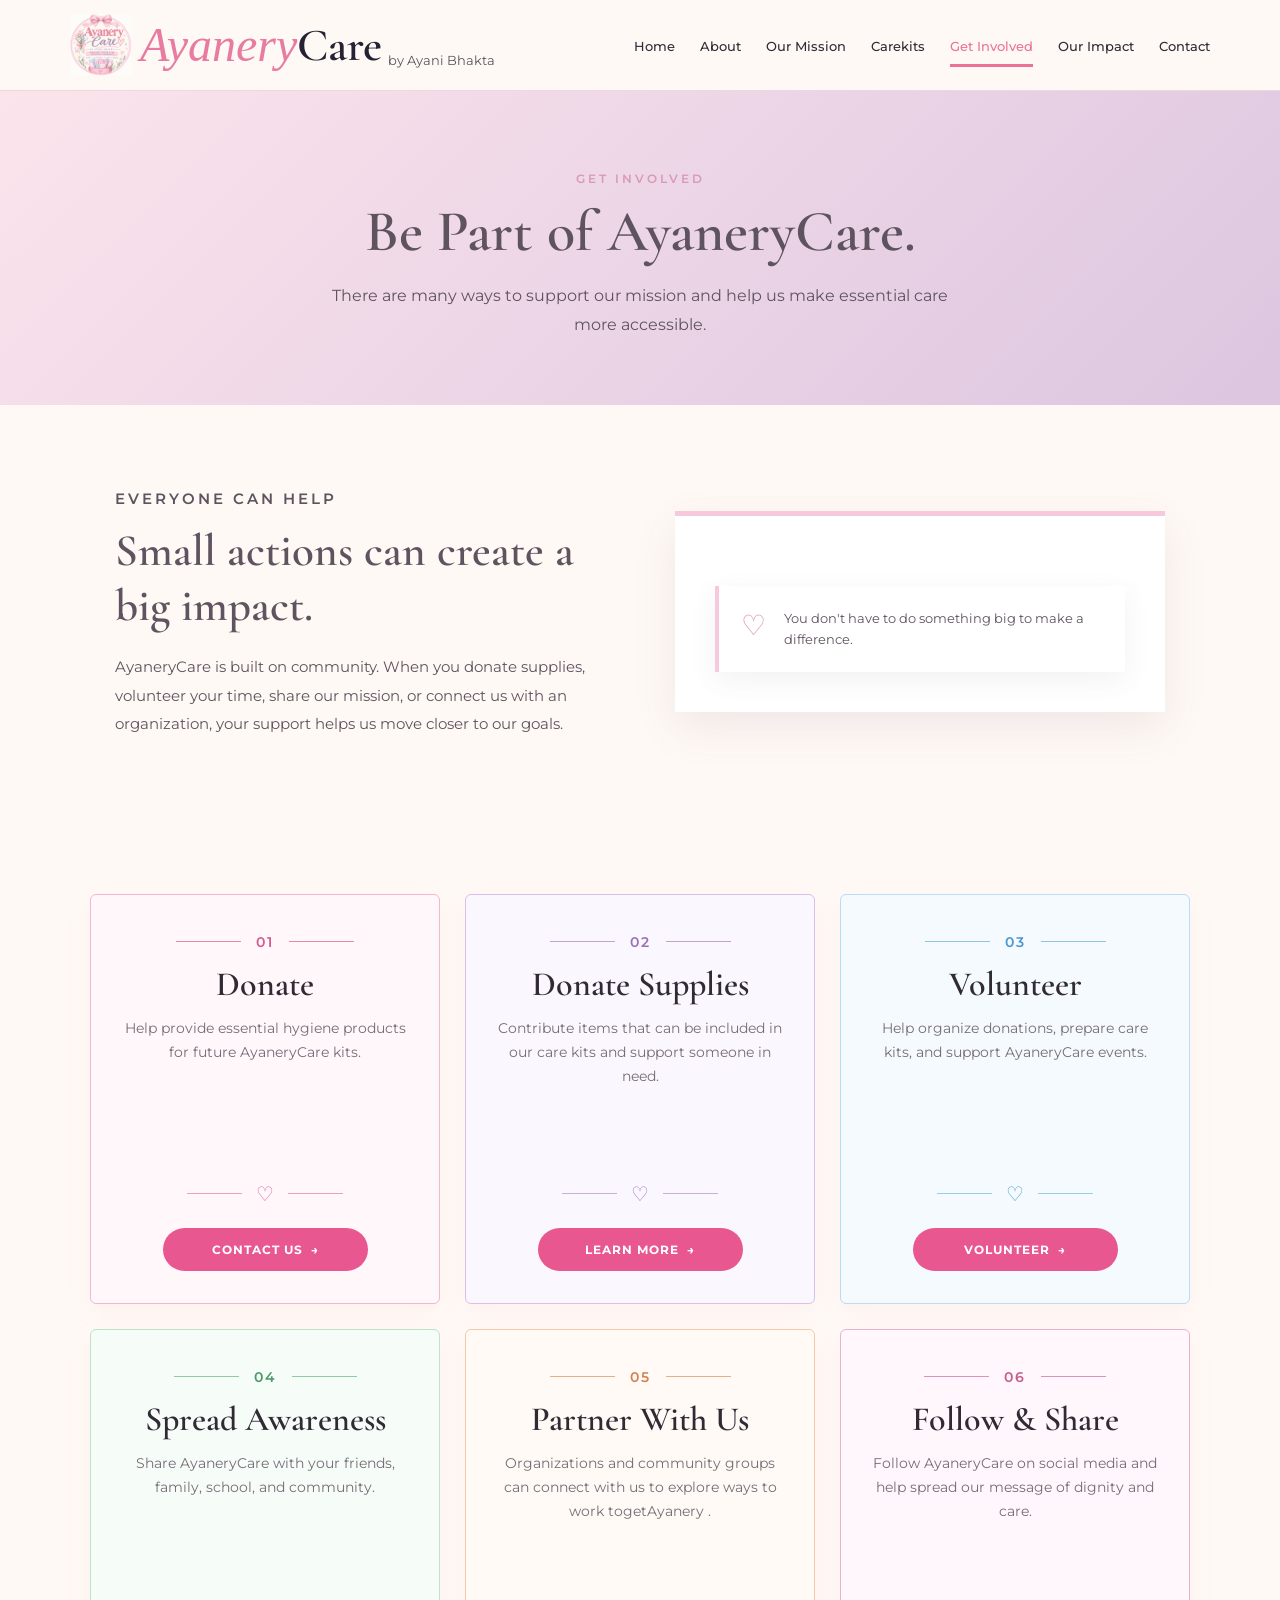
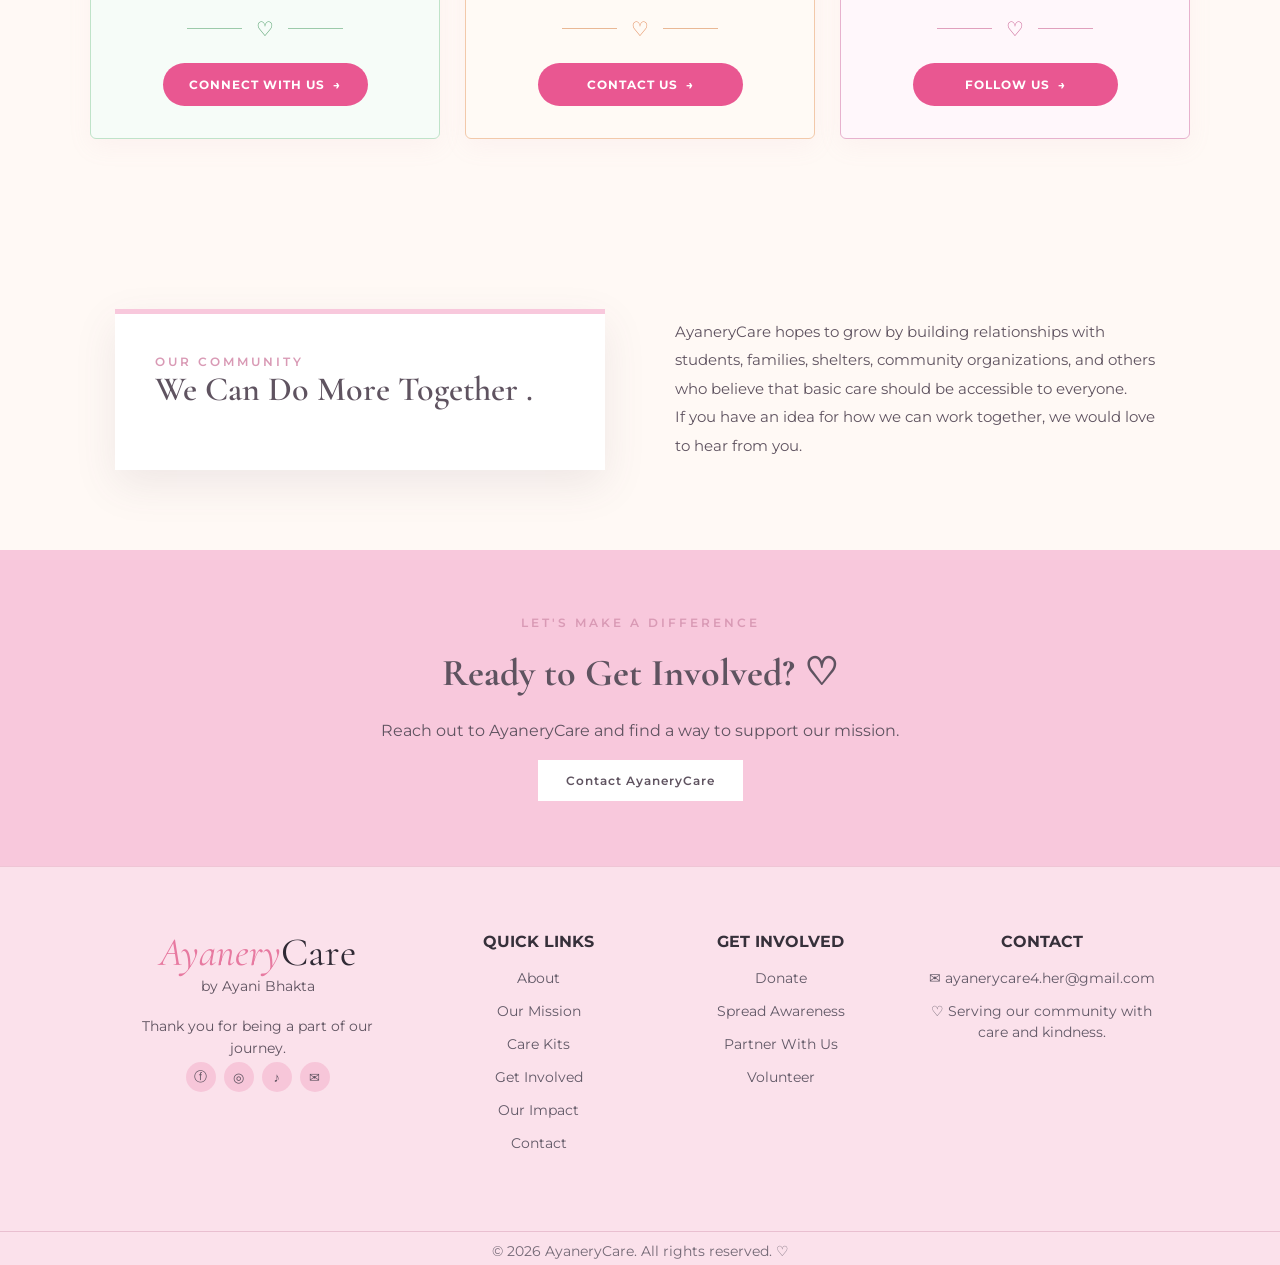
<file: get-involved.html>
<!DOCTYPE html>
<html lang="en">

<head>
    <meta charset="UTF-8">
    <meta name="viewport" content="width=device-width, initial-scale=1.0">

    <title>Get Involved | AyaneryCare</title>

    <link rel="preconnect" href="https://fonts.googleapis.com">
    <link rel="preconnect" href="https://fonts.gstatic.com" crossorigin>

    <link href="https://fonts.googleapis.com/css2?family=Cormorant+Garamond:wght@400;500;600;700&family=Montserrat:wght@400;500;600;700&family=Playfair+Display:wght@400;500;600&display=swap"
        rel="stylesheet">

    <link rel="stylesheet" href="style.css">
</head>

<body>

<header>
    <div class="nav-container">

        <a href="index.html" class="logo">
            <img src="images/logo2.jpg" alt="Ayanery Care Logo" class="logo-image">
            <span class="logo-her ">Ayanery </span>
            <span class="logo-care">Care</span>
            <span class="logo-by">by Ayani Bhakta</span>
        </a>

        <button class="menu-button" aria-label="Open menu">☰</button>

        <nav>
            <ul class="nav-links">
                <li><a href="index.html">Home</a></li>
                <li><a href="about.html">About</a></li>
                <li><a href="mission.html">Our Mission</a></li>
                <li><a href="care-kits.html">Carekits</a></li>
                <li><a href="get-involved.html" class="active">Get Involved</a></li>
                <li><a href="impact.html">Our Impact</a></li>
                <li><a href="contact.html">Contact</a></li>
            </ul>
        </nav>

    </div>
</header>


<main class="about-page">


<section class="contact-hero">

    <div class="contact-hero-content">

        <p class="section-label">GET INVOLVED</p>

        <h1>Be Part of AyaneryCare.</h1>

        <p>
            There are many ways to support our mission and help us
            make essential care more accessible.
        </p>

    </div>

</section>


<section class="contact-section">

    <div class="contact-layout">

        <div class="contact-intro">

            <p class="section-label">EVERYONE CAN HELP</p>

            <h2>Small actions can create a big impact.</h2>

            <p>
                AyaneryCare is built on community. When you donate
                supplies, volunteer your time, share our mission, or
                connect us with an organization, your support helps
                us move closer to our goals.
            </p>

        </div>

        <div class="contact-card">

            <div class="contact-note">

                <span>♡</span>

                <p>
                    You don't have to do something big to make a
                    difference.
                </p>

            </div>

        </div>

    </div>

</section>


<!-- WAYS TO HELP -->

<section class="inner-card-section get-involved-section">

    <div class="inner-card-grid three-card-grid">


        <!-- DONATE -->

        <div class="large-inner-card donate-card">

            <div class="involvement-space" aria-hidden="true"></div>

            <div class="card-number">
                <span></span>01<span></span>
            </div>

            <h3>Donate</h3>

            <p>
                Help provide essential hygiene products
                for future AyaneryCare kits.
            </p>

            <div class="card-divider">♡</div>

            <a href="mailto:Ayanery Care4.Ayanery @gmail.com"
               class="card-button">
                CONTACT US&nbsp; →
            </a>

        </div>


        <!-- DONATE SUPPLIES -->

        <div class="large-inner-card supplies-card">

            <div class="involvement-space" aria-hidden="true"></div>

            <div class="card-number">
                <span></span>02<span></span>
            </div>

            <h3>Donate Supplies</h3>

            <p>
                Contribute items that can be included
                in our care kits and support someone in need.
            </p>

            <div class="card-divider">♡</div>

            <a href="care-kits.html"
               class="card-button">
                LEARN MORE&nbsp; →
            </a>

        </div>


        <!-- VOLUNTEER -->

        <div class="large-inner-card volunteer-card">

            <div class="involvement-space" aria-hidden="true"></div>

            <div class="card-number">
                <span></span>03<span></span>
            </div>

            <h3>Volunteer</h3>

            <p>
                Help organize donations, prepare care kits,
                and support AyaneryCare events.
            </p>

            <div class="card-divider">♡</div>

            <a href="mailto:Ayanery Care4.Ayanery @gmail.com"
               class="card-button">
                VOLUNTEER&nbsp; →
            </a>

        </div>


        <!-- SPREAD AWARENESS -->

        <div class="large-inner-card awareness-card">

            <div class="involvement-space" aria-hidden="true"></div>

            <div class="card-number">
                <span></span>04<span></span>
            </div>

            <h3>Spread Awareness</h3>

            <p>
                Share AyaneryCare with your friends,
                family, school, and community.
            </p>

            <div class="card-divider">♡</div>

            <a href="contact.html"
               class="card-button">
                CONNECT WITH US&nbsp; →
            </a>

        </div>


        <!-- PARTNER WITH US -->

        <div class="large-inner-card partner-card">

            <div class="involvement-space" aria-hidden="true"></div>

            <div class="card-number">
                <span></span>05<span></span>
            </div>

            <h3>Partner With Us</h3>

            <p>
                Organizations and community groups can
                connect with us to explore ways to work togetAyanery .
            </p>

            <div class="card-divider">♡</div>

            <a href="mailto:Ayanery Care4.Ayanery @gmail.com"
               class="card-button">
                CONTACT US&nbsp; →
            </a>

        </div>


        <!-- FOLLOW & SHARE -->

        <div class="large-inner-card follow-card">

            <div class="involvement-space" aria-hidden="true"></div>

            <div class="card-number">
                <span></span>06<span></span>
            </div>

            <h3>Follow &amp; Share</h3>

            <p>
                Follow AyaneryCare on social media and
                help spread our message of dignity and care.
            </p>

            <div class="card-divider">♡</div>

            <a href="contact.html"
               class="card-button">
                FOLLOW US&nbsp; →
            </a>

        </div>

    </div>

</section>


<section class="contact-section">

    <div class="contact-layout">

        <div class="contact-card">

            <p class="section-label">OUR COMMUNITY</p>

            <h2>We Can Do More Together .</h2>

        </div>

        <div class="contact-intro">

            <p>
                AyaneryCare hopes to grow by building relationships
                with students, families, shelters, community
                organizations, and others who believe that basic
                care should be accessible to everyone.
            </p>

            <p>
                If you have an idea for how we can work together,
                we would love to hear from you.
            </p>

        </div>

    </div>

</section>


<section class="page-cta">

    <div class="page-cta-content">

        <p class="section-label">
            LET'S MAKE A DIFFERENCE
        </p>

        <h2>Ready to Get Involved? ♡</h2>

        <p>
            Reach out to AyaneryCare and find a way to support our
            mission.
        </p>

        <a href="contact.html" class="button primary-button">
            Contact AyaneryCare
        </a>

    </div>

</section>

</main>


<!-- FOOTER -->

<footer>

<div class="footer-container">

    <div class="footer-brand">

        <div class="footer-logo">
            <span>Ayanery</span>Care
        </div>

        <div class="footer-by">
            by Ayani Bhakta
        </div>

        <p>
            Thank you for being a part
            of our journey.
        </p>

        <div class="social-icons">

            <a
                href="https://www.facebook.com/profile.php?id=61594185781032&sk=directory_contact_info&fb_profile_edit_entry_point=%7B%22feature%22%3A%22profile_directory%22%2C%22click_point%22%3A%22pencil_edit_directory_section%22%2C%22additional_metadata%22%3A%7B%22section_type%22%3A%22contact_info%22%7D%7D"
                target="_blank"
                rel="noopener noreferrer"
                aria-label="Facebook">
                ⓕ
            </a>

            <a
                href="https://www.instagram.com/ayanery_care/"
                target="_blank"
                rel="noopener noreferrer"
                aria-label="Instagram">
                ◎
            </a>

            <a
                href="https://www.tiktok.com/@ayanery_care?_r=1&_t=ZP-9ARYQwAAlzD"
                target="_blank"
                rel="noopener noreferrer"
                aria-label="TikTok">
                ♪
            </a>

            <a
                href="mailto:ayanerycare4.her@gmail.com"
                aria-label="Email">
                ✉
            </a>

        </div>

    </div>


    <div class="footer-column">

        <h4>QUICK LINKS</h4>

        <a href="about.html">About</a>
        <a href="mission.html">Our Mission</a>
        <a href="care-kits.html">Care Kits</a>
        <a href="get-involved.html">Get Involved</a>
        <a href="impact.html">Our Impact</a>
        <a href="contact.html">Contact</a>

    </div>


    <div class="footer-column">

        <h4>GET INVOLVED</h4>

        <a href="get-involved.html">Donate</a>
        <a href="get-involved.html">Spread Awareness</a>
        <a href="get-involved.html">Partner With Us</a>
        <a href="get-involved.html">Volunteer</a>

    </div>


    <div class="footer-column contact">

        <h4>CONTACT</h4>

        <p>✉  ayanerycare4.her@gmail.com</p>

        <p>
            ♡ Serving our community with care and kindness.
        </p>

    </div>

</div>


<div class="copyright">

    © <span id="year"></span>
    2026 AyaneryCare. All rights reserved. ♡

</div>

</footer>


<script src="script.js"></script>

</body>
</html>
</file>
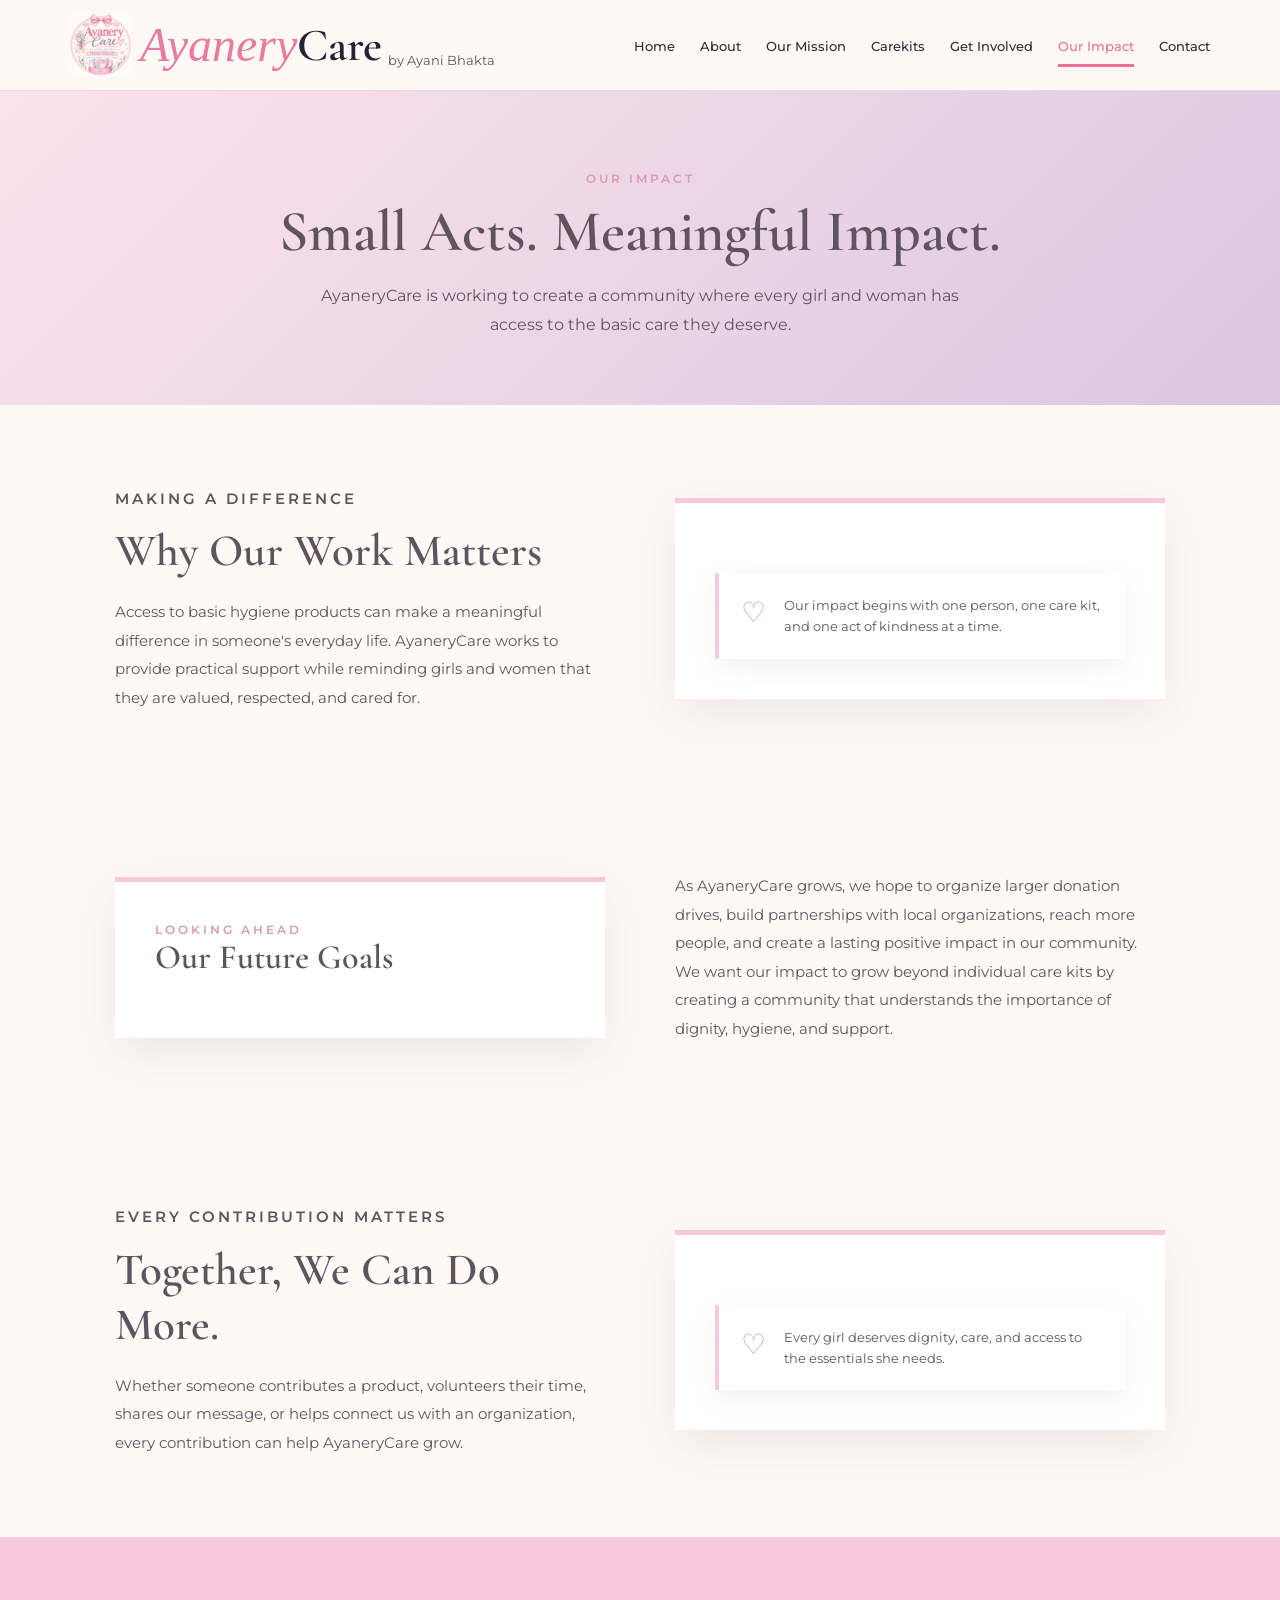
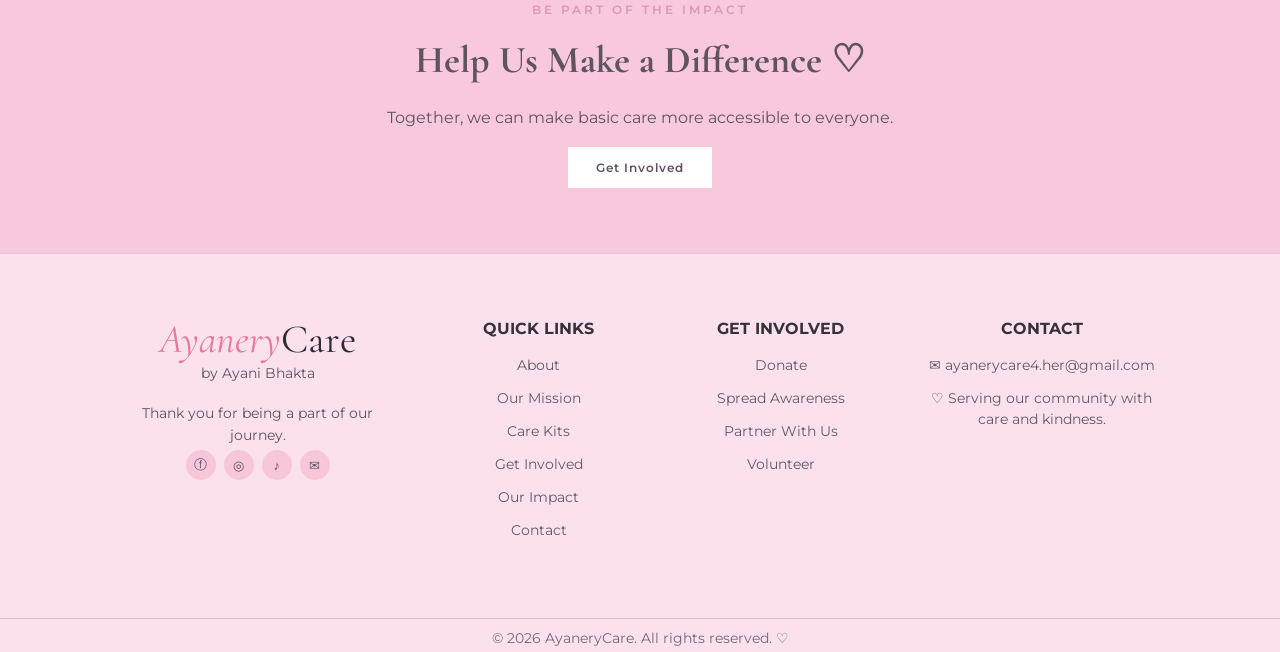
<file: impact.html>
<!DOCTYPE html>
<html lang="en">

<head>
    <meta charset="UTF-8">
    <meta name="viewport" content="width=device-width, initial-scale=1.0">

    <title>Our Impact |  AyaneryCare</title>

    <link rel="preconnect" href="https://fonts.googleapis.com">
    <link rel="preconnect" href="https://fonts.gstatic.com" crossorigin>

    <link href="https://fonts.googleapis.com/css2?family=Cormorant+Garamond:wght@400;500;600;700&family=Montserrat:wght@400;500;600;700&family=Playfair+Display:wght@400;500;600&display=swap"
        rel="stylesheet">

    <link rel="stylesheet" href="style.css">
</head>

<body>

<header>
    <div class="nav-container">

        <a href="index.html" class="logo">
            <img src="images/logo2.jpg" alt=" AyaneryCare Logo" class="logo-image">
            <span class="logo-her">Ayanery</span>
            <span class="logo-care">Care</span>
            <span class="logo-by">by Ayani Bhakta</span>
        </a>

        <button class="menu-button" aria-label="Open menu">☰</button>

        <nav>
            <ul class="nav-links">
                <li><a href="index.html">Home</a></li>
                <li><a href="about.html">About</a></li>
                <li><a href="mission.html">Our Mission</a></li>
                <li><a href="care-kits.html">Carekits</a></li>
                <li><a href="get-involved.html">Get Involved</a></li>
                <li><a href="impact.html" class="active">Our Impact</a></li>
                <li><a href="contact.html">Contact</a></li>
            </ul>
        </nav>

    </div>
</header>


<main class="about-page">

    <!-- PAGE HERO -->

    <section class="contact-hero">

        <p class="section-label">OUR IMPACT</p>

        <h1>Small Acts. Meaningful Impact.</h1>

        <p>
             AyaneryCare is working to create a community where every
            girl and woman has access to the basic care they deserve.
        </p>

    </section>


    <!-- WHY OUR WORK MATTERS -->

    <section class="contact-section">

        <div class="contact-layout">

            <div class="contact-intro">

                <p class="section-label">MAKING A DIFFERENCE</p>

                <h2>Why Our Work Matters</h2>

                <p>
                    Access to basic hygiene products can make a meaningful
                    difference in someone's everyday life.  AyaneryCare works
                    to provide practical support while reminding girls and
                    women that they are valued, respected, and cared for.
                </p>

            </div>

            <div class="contact-card">

                <div class="contact-note">

                    <span>♡</span>

                    <p>
                        Our impact begins with one person, one care kit,
                        and one act of kindness at a time.
                    </p>

                </div>

            </div>

        </div>

    </section>


    <!-- FUTURE GOALS -->

    <section class="contact-section">

        <div class="contact-layout">

            <div class="contact-card">

                <p class="section-label">LOOKING AHEAD</p>

                <h2>Our Future Goals</h2>

            </div>

            <div class="contact-intro">

                <p>
                    As  AyaneryCare grows, we hope to organize larger
                    donation drives, build partnerships with local
                    organizations, reach more people, and create a
                    lasting positive impact in our community.
                </p>

                <p>
                    We want our impact to grow beyond individual care
                    kits by creating a community that understands the
                    importance of dignity, hygiene, and support.
                </p>

            </div>

        </div>

    </section>


    <!-- EVERY CONTRIBUTION MATTERS -->

    <section class="contact-section">

        <div class="contact-layout">

            <div class="contact-intro">

                <p class="section-label">EVERY CONTRIBUTION MATTERS</p>

                <h2>Together, We Can Do More.</h2>

                <p>
                    Whether someone contributes a product, volunteers
                    their time, shares our message, or helps connect us
                    with an organization, every contribution can help
                     AyaneryCare grow.
                </p>

            </div>

            <div class="contact-card">

                <div class="contact-note">

                    <span>♡</span>

                    <p>
                        Every girl deserves dignity, care, and access
                        to the essentials she needs.
                    </p>

                </div>

            </div>

        </div>

    </section>


    <!-- CALL TO ACTION -->

    <section class="page-cta">

        <div class="page-cta-content">

            <p class="section-label">BE PART OF THE IMPACT</p>

            <h2>Help Us Make a Difference ♡</h2>

            <p>
                Together, we can make basic care more accessible to
                everyone.
            </p>

            <a href="get-involved.html" class="button primary-button">
                Get Involved
            </a>

        </div>

    </section>

</main>


<!-- FOOTER -->

<footer>

    <div class="footer-container">

        <div class="footer-brand">

            <div class="footer-logo">
                <span>Ayanery</span>Care
            </div>

            <div class="footer-by">
                by Ayani Bhakta
            </div>

            <p>
                Thank you for being a part
                of our journey.
            </p>

            <div class="social-icons">

                <a
                    href="https://www.facebook.com/profile.php?id=61594185781032"
                    target="_blank"
                    rel="noopener noreferrer"
                    aria-label="Facebook">
                    ⓕ
                </a>

                <a
                    href="https://www.instagram.com/Ayanerycare_ayani/"
                    target="_blank"
                    rel="noopener noreferrer"
                    aria-label="Instagram">
                    ◎
                </a>

                <a
                    href="https://www.tiktok.com/@Ayanerycare_ayani"
                    target="_blank"
                    rel="noopener noreferrer"
                    aria-label="TikTok">
                    ♪
                </a>

                <a
                    href="mailto:ayanerycare4.her@gmail.com"
                    aria-label="Email">
                    ✉
                </a>

            </div>

        </div>


        <div class="footer-column">

            <h4>QUICK LINKS</h4>

            <a href="about.html">About</a>
            <a href="mission.html">Our Mission</a>
            <a href="care-kits.html">Care Kits</a>
            <a href="get-involved.html">Get Involved</a>
            <a href="impact.html">Our Impact</a>
            <a href="contact.html">Contact</a>

        </div>


        <div class="footer-column">

            <h4>GET INVOLVED</h4>

            <a href="get-involved.html">Donate</a>
            <a href="get-involved.html">Spread Awareness</a>
            <a href="get-involved.html">Partner With Us</a>
            <a href="get-involved.html">Volunteer</a>

        </div>


        <div class="footer-column contact">

            <h4>CONTACT</h4>

            <p>✉  ayanerycare4.her@gmail.com</p>

            <p>
                ♡ Serving our community with care and kindness.
            </p>

        </div>

    </div>


    <div class="copyright">

        © <span id="year"></span>
        2026  AyaneryCare. All rights reserved. ♡

    </div>

</footer>


<script src="script.js"></script>

</body>
</html>
</file>
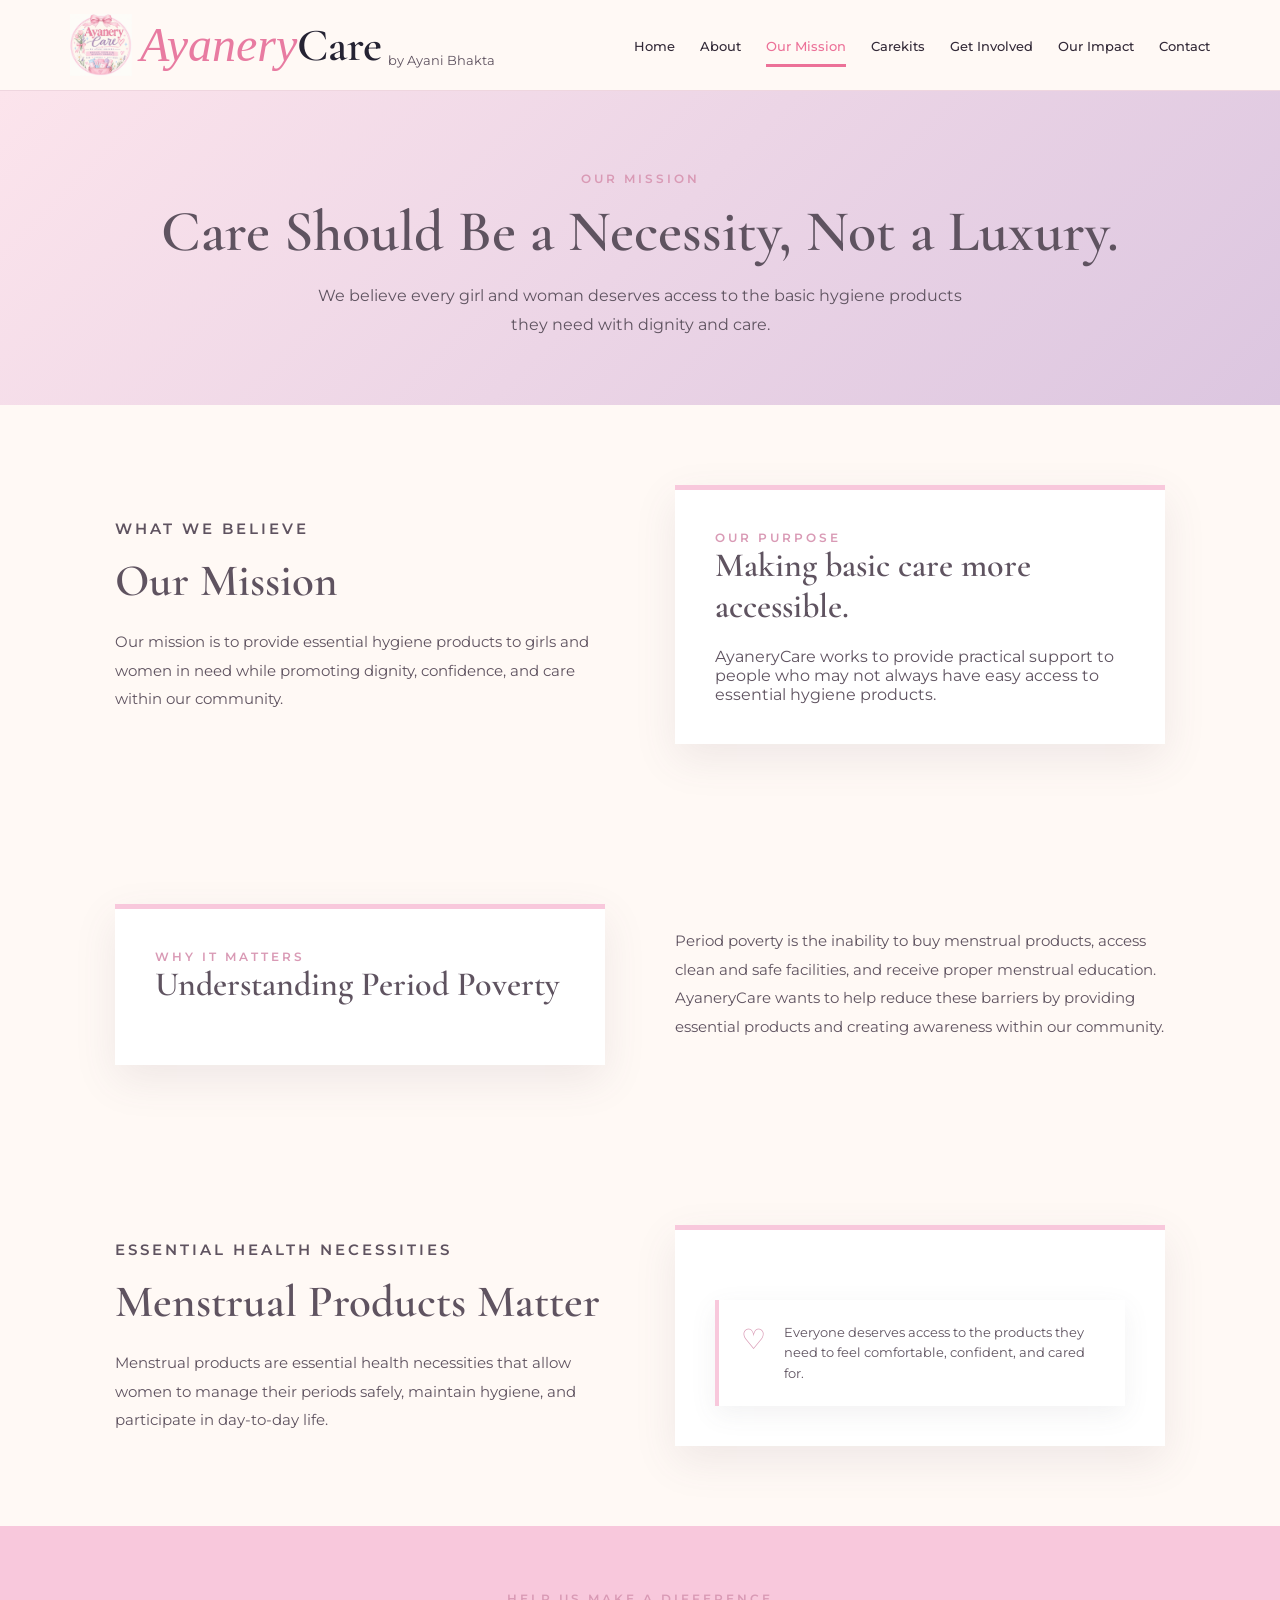
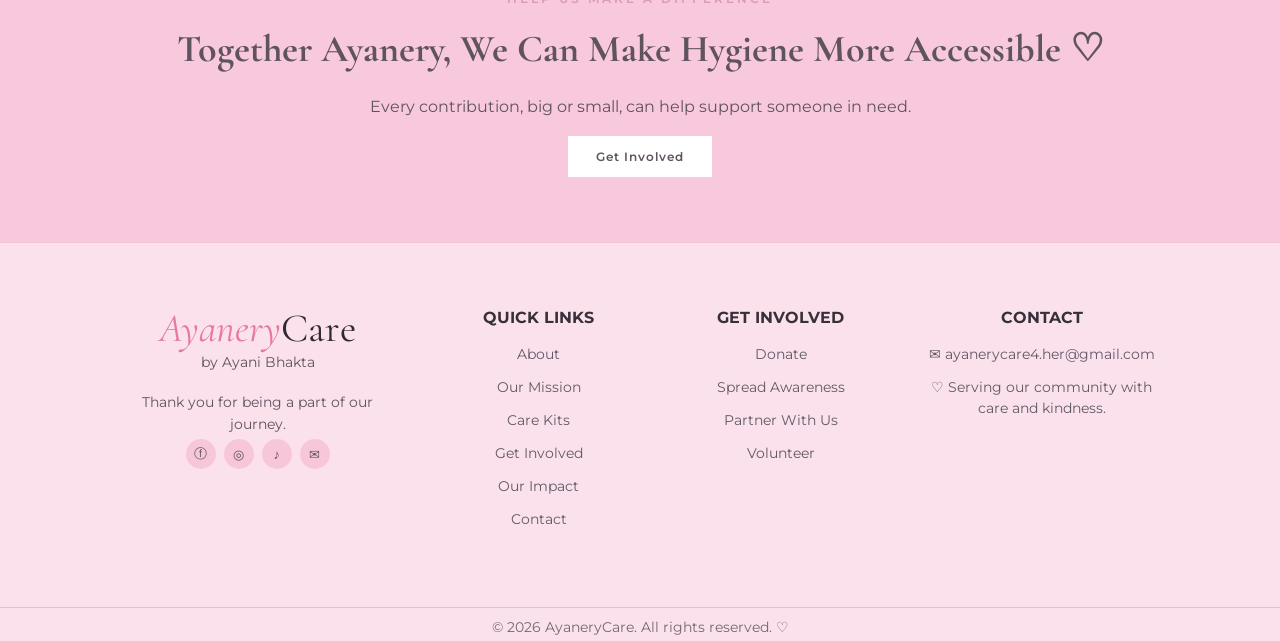
<file: mission.html>
<!DOCTYPE html>
<html lang="en">

<head>
    <meta charset="UTF-8">
    <meta name="viewport" content="width=device-width, initial-scale=1.0">

    <title>Our Mission | AyaneryCare</title>

    <link rel="preconnect" href="https://fonts.googleapis.com">
    <link rel="preconnect" href="https://fonts.gstatic.com" crossorigin>

    <link href="https://fonts.googleapis.com/css2?family=Cormorant+Garamond:wght@400;500;600;700&family=Montserrat:wght@400;500;600;700&family=Playfair+Display:wght@400;500;600&display=swap"
        rel="stylesheet">

    <link rel="stylesheet" href="style.css">
</head>

<body>

<header>
    <div class="nav-container">

        <a href="index.html" class="logo">
            <img src="images/logo2.jpg" alt="Ayanery Care Logo" class="logo-image">
            <span class="logo-her">Ayanery</span>
            <span class="logo-care">Care</span>
            <span class="logo-by">by Ayani Bhakta</span>
        </a>

        <button class="menu-button" aria-label="Open menu">☰</button>

        <nav>
            <ul class="nav-links">
                <li><a href="index.html">Home</a></li>
                <li><a href="about.html">About</a></li>
                <li><a href="mission.html" class="active">Our Mission</a></li>
                <li><a href="care-kits.html">Carekits</a></li>
                <li><a href="get-involved.html">Get Involved</a></li>
                <li><a href="impact.html">Our Impact</a></li>
                <li><a href="contact.html">Contact</a></li>
            </ul>
        </nav>

    </div>
</header>


<main class="about-page">

    <!-- PAGE  AyaneryO -->

    <section class="contact-hero">

   

        <p class="section-label">OUR MISSION</p>

        <h1>Care Should Be a Necessity, Not a Luxury.</h1>

        <p>
            We believe every girl and woman deserves access to the
            basic hygiene products they need with dignity and care.
        </p>

    </section>


    <!-- OUR MISSION -->

    <section class="contact-section">

        <div class="contact-layout">

            <div class="contact-intro">

                <p class="section-label">WHAT WE BELIEVE</p>

                <h2>Our Mission</h2>

                <p>
                    Our mission is to provide essential hygiene products
                    to girls and women in need while promoting dignity,
                    confidence, and care within our community.
                </p>

            </div>


            <div class="contact-card">

                <p class="section-label">OUR PURPOSE</p>

                <h2>Making basic care more accessible.</h2>

                <p>
                    AyaneryCare works to provide practical support to people
                    who may not always have easy access to essential
                    hygiene products.
                </p>

            </div>

        </div>

    </section>


    <!-- PERIOD POVERTY -->

    <section class="contact-section">

        <div class="contact-layout">

            <div class="contact-card">

                <p class="section-label">WHY IT MATTERS</p>

                <h2>Understanding Period Poverty</h2>

            </div>


            <div class="contact-intro">

                <p>
                    Period poverty is the inability to buy menstrual
                    products, access clean and safe facilities, and
                    receive proper menstrual education.
                </p>

                <p>
                    AyaneryCare wants to help reduce these barriers by
                    providing essential products and creating awareness
                    within our community.
                </p>

            </div>

        </div>

    </section>


    <!-- MENSTRUAL PRODUCTS -->

    <section class="contact-section">

        <div class="contact-layout">

            <div class="contact-intro">

                <p class="section-label">ESSENTIAL HEALTH NECESSITIES</p>

                <h2>Menstrual Products Matter</h2>

                <p>
                    Menstrual products are essential health necessities
                    that allow women to manage their periods safely,
                    maintain hygiene, and participate in day-to-day life.
                </p>

            </div>


            <div class="contact-card">

                <div class="contact-note">

                    <span>♡</span>

                    <p>
                        Everyone deserves access to the products they
                        need to feel comfortable, confident, and cared for.
                    </p>

                </div>

            </div>

        </div>

    </section>


    <!-- CALL TO ACTION -->

    <section class="page-cta">

        <div class="page-cta-content">

            <p class="section-label">HELP US MAKE A DIFFERENCE</p>

            <h2>Together Ayanery, We Can Make Hygiene More Accessible ♡</h2>

            <p>
                Every contribution, big or small, can help support
                someone in need.
            </p>

            <a href="get-involved.html" class="button primary-button">
                Get Involved
            </a>

        </div>

    </section>

</main>


<!-- FOOTER -->

<footer>

    <div class="footer-container">

        <div class="footer-brand">

            <div class="footer-logo">
                <span>Ayanery</span>Care
            </div>

            <div class="footer-by">
                by Ayani Bhakta
            </div>

            <p>
                Thank you for being a part
                of our journey.
            </p>

            <div class="social-icons">

                <a
                    href="https://www.facebook.com/profile.php?id=61594185781032"
                    target="_blank"
                    rel="noopener noreferrer"
                    aria-label="Facebook">
                    ⓕ
                </a>

                <a
                    href="https://www.instagram.com/Ayanerycare_ayani/"
                    target="_blank"
                    rel="noopener noreferrer"
                    aria-label="Instagram">
                    ◎
                </a>

                <a
                    href="https://www.tiktok.com/@ayanery_care?_r=1&_t=ZP-9ARYQwAAlzD"
                    target="_blank"
                    rel="noopener noreferrer"
                    aria-label="TikTok">
                    ♪
                </a>

                <a
                    href="mailto:ayanerycare4.her@gmail.com"
                    aria-label="Email">
                    ✉
                </a>

            </div>

        </div>


        <div class="footer-column">

            <h4>QUICK LINKS</h4>

            <a href="about.html">About</a>
            <a href="mission.html">Our Mission</a>
            <a href="care-kits.html">Care Kits</a>
            <a href="get-involved.html">Get Involved</a>
            <a href="impact.html">Our Impact</a>
            <a href="contact.html">Contact</a>

        </div>


        <div class="footer-column">

            <h4>GET INVOLVED</h4>

            <a href="get-involved.html">Donate</a>
            <a href="get-involved.html">Spread Awareness</a>
            <a href="get-involved.html">Partner With Us</a>
            <a href="get-involved.html">Volunteer</a>

        </div>


        <div class="footer-column contact">

            <h4>CONTACT</h4>

            <p>✉  ayanerycare4.her@gmail.com</p>

            <p>
                ♡ Serving our community with care and kindness.
            </p>

        </div>

    </div>


    <div class="copyright">

        © <span id="year"></span>
        2026 AyaneryCare. All rights reserved. ♡

    </div>

</footer>


<script src="script.js"></script>

</body>
</html>
</file>
<file: style.css>
/* =========================================================
   HER CARE — STYLE.CSS
========================================================= */

:root {
    --pink: #F8C8DC;
    --blush: #FCE4EC;
    --lavender: #DCC6E0;
    --blue: #C7DFF2;
    --mint: #CDE8D5;
    --peach: #FAD9C1;
    --cream: #FFF9F5;
    --rose: #D99AB5;
    --text: #5F5360;
    --dark: #302A35;
    --muted: #776C78;
    --line: #E99DB9;
}

/* =========================================================
   GENERAL
========================================================= */

* {
    box-sizing: border-box;
    margin: 0;
    padding: 0;
}

html {
    scroll-behavior: smooth;
}

body {
    font-family: "Montserrat", sans-serif;
    background: var(--cream);
    color: var(--text);
    overflow-x: hidden;
    min-height: 100vh;
    display: flex;
    flex-direction: column;
}

main {
    flex: 1;
}

img {
    max-width: 100%;
}

a {
    text-decoration: none;
    color: inherit;
}

/* =========================================================
   NAVIGATION
========================================================= */

.navbar,
header {
    width: 100%;
    background: var(--cream);
    border-bottom: 1px solid #efd6df;
}

.nav-container {
    width: 100%;
    max-width: 1200px;
    min-height: 90px;
    margin: auto;
    padding: 10px 30px;
    display: flex;
    align-items: center;
}

.logo {
    display: flex;
    align-items: center;
    white-space: nowrap;
    flex-shrink: 0;
}

.logo-image {
    width: 62px;
    height: 62px;
    object-fit: contain;
    display: block;
    margin-right: 8px;
    flex-shrink: 0;
}

.logo-her {
    font-family: cursive;
    font-size: 48px;
    font-style: italic;
    color: #E87BA1;
    line-height: 1;
}

.logo-care {
    font-family: "Cormorant Garamond", serif;
    font-size: 46px;
    font-weight: 600;
    color: #252333;
    line-height: 1;
}

.logo-by {
    font-size: 13px;
    margin-left: 6px;
    color: var(--text);
    align-self: flex-end;
    margin-bottom: 8px;
}

.nav-container nav {
    flex: 1;
    margin-left: 35px;
}

.nav-links {
    display: flex;
    align-items: center;
    justify-content: flex-end;
    gap: 25px;
    list-style: none;
}

.nav-links a {
    font-size: 13px;
    font-weight: 500;
    color: #332a38;
    padding: 10px 0;
    white-space: nowrap;
}

.nav-links a:hover,
.nav-links a.active {
    color: #EC7198;
}

.nav-links a.active {
    border-bottom: 3px solid #EC7198;
}

.menu-button,
.menu-toggle {
    display: none;
    border: 1px solid #e7a9c2;
    background: var(--pink);
    width: 52px;
    height: 52px;
    font-size: 22px;
    color: #2296dc;
    cursor: pointer;
}

/* =========================================================
   HOMEPAGE HERO
========================================================= */

.hero {
    width: 100%;
    background: var(--cream);
}

.hero-container {
    max-width: 1200px;
    width: 100%;
    margin: auto;
    padding: 80px 40px;
    display: grid;
    grid-template-columns: 1fr 1fr;
    align-items: center;
    gap: 55px;
}

.hero-text {
    min-width: 0;
}

.slogan {
    display: inline-block;
    background: var(--blush);
    color: #E56F98;
    padding: 10px 18px;
    border-radius: 30px;
    font-size: 15px;
    margin-bottom: 25px;
}

.hero h1 {
    font-family: "Cormorant Garamond", serif;
    font-size: clamp(48px, 5vw, 72px);
    line-height: .98;
    color: #292634;
    margin-bottom: 25px;
}

.hero h1 span {
    color: #E87BA1;
    font-style: italic;
}

.hero-text p {
    max-width: 560px;
    font-size: 17px;
    line-height: 1.9;
    color: #746a77;
    margin-bottom: 30px;
}

.hero-buttons {
    display: flex;
    gap: 15px;
    flex-wrap: wrap;
}

.button {
    display: inline-flex;
    justify-content: center;
    align-items: center;
    min-height: 62px;
    padding: 0 35px;
    font-weight: 600;
    font-size: 14px;
    letter-spacing: 1px;
}

.pink-button {
    background: #ED7199;
    color: white;
}

.blue-button {
    background: var(--blue);
    color: #4d5660;
}

/* =========================================================
   HERO TEAM FRAME
========================================================= */

.hero-image {
    width: 100%;
    overflow: hidden;
    border-radius: 0 0 80px 0;
}

.team-frame {
    border: 2px solid var(--rose);
    background: var(--blush);
    padding: 14px;
    box-shadow: 0 12px 30px rgba(217,154,181,.18);
}

.frame-inner {
    width: 100%;
    border: 1px solid rgba(217,154,181,.7);
    overflow: hidden;
    display: block;
}

.hero-team-photo {
    width: 100%;
    height: auto;
    display: block;
}

/* =========================================================
   TEAM
========================================================= */

.team-section {
    background: white;
    width: 100%;
    padding: 85px 30px 100px;
}

.team-title,
.our-team-description {
    max-width: 1100px;
    margin-left: auto;
    margin-right: auto;
    text-align: left;
}

.team-title {
    margin-bottom: 35px;
}

.meet-team {
    color: #9b6682;
    font-size: 15px;
    letter-spacing: 1px;
    margin-bottom: 5px;
}

.team-title h2 {
    font-family: "Cormorant Garamond", serif;
    font-size: 38px;
    line-height: 1.15;
    color: #5b5361;
    margin-bottom: 8px;
}

.team-intro {
    font-size: 16px;
    line-height: 1.5;
    color: #776d79;
}

.our-team-description {
    margin-bottom: 45px;
}

.description-heart {
    font-size: 22px;
    color: #9b6682;
    margin-bottom: 3px;
}

.our-team-description h3 {
    font-size: 21px;
    color: #514857;
    margin-bottom: 5px;
}

.our-team-description p {
    max-width: 1000px;
    font-size: 15px;
    line-height: 1.55;
    color: #756b77;
}

.team-container {
    width: 100%;
    max-width: 1100px;
    margin: auto;
    display: grid;
    grid-template-columns: repeat(4,1fr);
    gap: 25px;
}

.team-card {
    position: relative;
    background: var(--cream);
    border: 1px solid #edbfd0;
    text-align: center;
    overflow: visible;
    padding-bottom: 25px;
    min-width: 0;
}

.team-photo {
    position: relative;
    width: 100%;
    height: 250px;
    overflow: visible;
    background: #FFF9F5;
    display: block;
    border-bottom: 1px solid #edbfd0;
}

.team-photo img {
    width: 100%;
    height: 100%;
    display: block;
    object-fit: cover;
    object-position: center 20%;
}

.team-heart {
    position: absolute;
    left: 50%;
    bottom: -27px;
    transform: translateX(-50%);
    width: 54px;
    height: 54px;
    border-radius: 50%;
    background: var(--cream);
    border: 2px solid var(--rose);
    display: flex;
    align-items: center;
    justify-content: center;
    font-size: 28px;
    color: var(--rose);
    line-height: 1;
    z-index: 10;
    box-shadow: 0 5px 12px rgba(217,154,181,.16);
    pointer-events: none;
}

.team-card h3 {
    font-family: "Cormorant Garamond", serif;
    font-size: 27px;
    color: #332b38;
    margin: 42px 10px 10px;
}

.role {
    display: inline-block;
    padding: 6px 17px;
    border-radius: 20px;
    font-size: 11px;
    font-weight: 600;
    letter-spacing: 1px;
    margin-bottom: 12px;
}

.founder {
    background: #F9DDE8;
    color: #E36D96;
}

.cofounder {
    background: #DCC6E0;
    color: #755C7D;
}

.coordinator {
    background: #CDE8D5;
    color: #5D8069;
}

.financial {
    background: #C7DFF2;
    color: #58748A;
}

.team-card p {
    font-size: 13px;
    line-height: 1.55;
    color: #716774;
    padding: 0 20px;
}

/* =========================================================
   HOMEPAGE WHAT WE DO
========================================================= */

.what-we-do {
    background: var(--cream);
    width: 100%;
    padding: 70px 30px 85px;
}

.section-title {
    text-align: center;
    color: #E86691;
    font-weight: 600;
    letter-spacing: 1px;
    font-size: 17px;
    margin-bottom: 50px;
}

.title-heart {
    margin-left: 5px;
}

.what-we-do .what-container {
    width: 100%;
    max-width: 1100px;
    margin: auto;
    display: grid;
    grid-template-columns: 1fr 1px 1fr 1px 1fr 1px 1fr;
    align-items: stretch;
}

.what-we-do .what-card {
    width: 100%;
    min-width: 0;
    text-align: center;
    padding: 0 25px;
    border: none;
    transition: transform .2s;
}

.what-we-do .what-card:hover {
    transform: translateY(-4px);
}

.what-icon,
.care-icon {
    width: 72px;
    height: 72px;
    margin: 0 auto 20px;
    border-radius: 50%;
    display: flex;
    align-items: center;
    justify-content: center;
    font-size: 32px;
}

.pink-icon,
.pink-care {
    background: #FBE2EB;
    color: #ED7199;
}

.lavender-icon,
.lavender-care {
    background: #DCC6E0;
    color: #665873;
}

.blue-icon,
.blue-care {
    background: #C7DFF2;
    color: #5B778B;
}

.mint-icon,
.mint-care {
    background: #CDE8D5;
    color: #64836D;
}

.peach-care {
    background: #FAD9C1;
    color: #9B6650;
}

.rose-care {
    background: var(--rose);
    color: #FFFFFF;
}

.what-we-do .what-card h3 {
    margin: 18px 10px 10px;
    font-family: "Cormorant Garamond",serif;
    font-size: 24px;
    line-height: 1.15;
    color: #262331;
}

.what-we-do .what-card p {
    margin: 0;
    font-size: 14px;
    line-height: 1.7;
    color: #776c78;
}

.what-we-do .divider {
    width: 1px;
    height: 100%;
    background: var(--line);
    display: block;
}

/* =========================================================
   HOMEPAGE CTA
========================================================= */

.cta {
    background: #FBE1EB;
    padding: 55px 25px;
}

.cta-inner {
    text-align: center;
    max-width: 900px;
    margin: auto;
}

.cta h2 {
    font-family: "Cormorant Garamond",serif;
    font-size: 42px;
    color: #625666;
    line-height: 1.2;
}

.cta h2 span {
    color: #E8789F;
    font-style: italic;
}

/* =========================================================
   CONTACT / INNER PAGES
========================================================= */

.about-page {
    width: 100%;
}

.content-container {
    width: 100%;
    max-width: 1100px;
    margin: auto;
}

.contact-page {
    min-height: calc(100vh - 150px);
}

.contact-hero {
    text-align: center;
    padding: 80px 20px 65px;
    background: linear-gradient(135deg,var(--blush),var(--lavender));
}

.contact-hero h1 {
    font-family: "Cormorant Garamond",serif !important;
    font-size: 58px;
    font-weight: 600;
    margin: 10px 0 15px;
    color: var(--text);
}

.contact-hero h1 span {
    color: var(--rose);
}

.contact-hero p:last-child {
    max-width: 650px;
    margin: auto;
    line-height: 1.8;
    font-size: 16px;
}

.contact-section {
    padding: 80px 20px;
    background: var(--cream);
}

.contact-layout {
    max-width: 1050px;
    margin: auto;
    display: grid;
    grid-template-columns: 1fr 1fr;
    gap: 70px;
    align-items: center;
}

.contact-intro h2 {
    font-family: "Cormorant Garamond",serif;
    font-size: 45px;
    font-weight: 600;
    margin: 10px 0 20px;
    color: var(--text);
}

.contact-intro > p:not(.small-title) {
    line-height: 1.9;
    font-size: 15px;
    color: var(--text);
}

.small-title,
.section-label {
    font-size: 12px;
    font-weight: 600;
    letter-spacing: 3px;
    color: var(--rose);
}

.contact-note {
    display: flex;
    gap: 18px;
    margin-top: 30px;
    padding: 22px;
    background: white;
    border-left: 4px solid var(--pink);
    box-shadow: 0 8px 25px rgba(95,83,96,.08);
}

.contact-note > span {
    font-size: 28px;
    color: var(--rose);
}

.contact-note strong {
    font-family: "Cormorant Garamond",serif;
    font-size: 22px;
}

.contact-note p {
    margin: 0 !important;
    font-size: 13px;
    line-height: 1.6;
}

.contact-card {
    background: white;
    padding: 40px;
    box-shadow: 0 15px 40px rgba(95,83,96,.10);
    border-top: 5px solid var(--pink);
}

.contact-card h2,
.contact-card h3 {
    font-family: "Cormorant Garamond",serif !important;
    color: var(--text);
}

.contact-card h2 {
    font-size: 34px;
    font-weight: 600;
    margin: 0 0 20px;
}

.contact-card h3 {
    font-size: 34px;
    margin: 0 0 5px;
}

.contact-card-text {
    font-size: 14px;
    margin-bottom: 25px;
    color: #766c77;
}

.contact-socials {
    display: flex;
    flex-direction: column;
    gap: 12px;
}

.contact-social {
    display: flex;
    align-items: center;
    gap: 15px;
    padding: 16px;
    color: var(--text);
    background: var(--cream);
    border: 1px solid #f0e4e9;
    transition: .25s ease;
}

.contact-social:hover {
    transform: translateX(5px);
    background: var(--blush);
    box-shadow: 0 5px 15px rgba(95,83,96,.08);
}

.social-symbol {
    width: 42px;
    height: 42px;
    display: flex;
    align-items: center;
    justify-content: center;
    background: white;
    font-size: 22px;
    border-radius: 50%;
    color: var(--rose);
    flex-shrink: 0;
}

.contact-social strong {
    display: block;
    font-size: 14px;
    font-weight: 600;
}

.contact-social small {
    display: block;
    margin-top: 3px;
    font-size: 11px;
    color: #877b86;
}

.contact-social .social-arrow {
    margin-left: auto;
    font-size: 18px;
    color: var(--rose);
}

.page-cta {
    text-align: center;
    padding: 65px 20px;
    background: var(--pink);
}

.page-cta h2 {
    font-family: "Cormorant Garamond",serif;
    font-size: 38px;
    margin: 8px 0 25px;
    color: var(--text);
}

.page-cta p {
    margin-bottom: 20px;
}

.primary-button {
    display: inline-flex;
    align-items: center;
    justify-content: center;
    padding: 13px 28px;
    min-height: auto;
    background: white;
    color: var(--text);
    font-size: 12px;
    font-weight: 600;
    letter-spacing: 1px;
    transition: .25s ease;
}

.primary-button:hover {
    transform: translateY(-3px);
    box-shadow: 0 8px 20px rgba(95,83,96,.15);
}

/* =========================================================
   DONATIONS & COMMUNITY SERVICE
========================================================= */

.donation-hours {
    width: min(100%, 1100px);
    margin: 0 auto;
    padding: 35px 30px 10px;
    text-align: center;
}

.donation-hours .section-label {
    margin-bottom: 6px;
    color: #E86691;
    font-size: 16px;
    font-weight: 600;
    letter-spacing: 1px;
}

.donation-hours h2 {
    font-family: "Cormorant Garamond", serif;
    font-size: 42px;
    line-height: 1.1;
    color: var(--dark);
    margin-bottom: 8px;
}

.donation-hours p:last-child {
    max-width: 900px;
    margin: 0 auto;
    font-size: 14px;
    line-height: 1.7;
    color: var(--muted);
}

/* =========================================================
   CARE KITS
========================================================= */

.care-kit-items {
    width: 100%;
    padding: 65px 30px 70px;
    background: var(--cream);
}

.care-kit-heading {
    text-align: center;
    margin-bottom: 45px;
}

.care-kit-heading .section-label {
    color: #E86691;
    font-size: 17px;
    font-weight: 600;
    letter-spacing: 1px;
}

.care-kit-heading::after {
    content: none !important;
    display: none !important;
}

/* =========================================================
   CARE KIT GRID — DESKTOP
   5 CARDS TOP / 4 CENTERED BELOW
========================================================= */

.care-items-grid {
    width: 100%;
    max-width: 1100px;
    margin: 0 auto;
    display: grid;
    grid-template-columns: repeat(10, 1fr);
    column-gap: 0;
    row-gap: 50px;
}

.care-item {
    position: relative;
    text-align: center;
    min-width: 0;
    padding: 0 20px;
    grid-column: span 2;
}

.care-item:nth-child(1) {
    grid-column: 1 / span 2;
}

.care-item:nth-child(2) {
    grid-column: 3 / span 2;
}

.care-item:nth-child(3) {
    grid-column: 5 / span 2;
}

.care-item:nth-child(4) {
    grid-column: 7 / span 2;
}

.care-item:nth-child(5) {
    grid-column: 9 / span 2;
}

.care-item:nth-child(6) {
    grid-column: 2 / span 2;
}

.care-item:nth-child(7) {
    grid-column: 4 / span 2;
}

.care-item:nth-child(8) {
    grid-column: 6 / span 2;
}

.care-item:nth-child(9) {
    grid-column: 8 / span 2;
}

.care-item:nth-child(1),
.care-item:nth-child(2),
.care-item:nth-child(3),
.care-item:nth-child(4),
.care-item:nth-child(6),
.care-item:nth-child(7),
.care-item:nth-child(8) {
    border-right: 1px solid var(--line);
}

.care-item:nth-child(5),
.care-item:nth-child(9) {
    border-right: none;
}

.care-line {
    width: 100%;
    max-width: 190px;
    height: 1px;
    background: var(--line);
    margin: 0 auto 20px;
}

.care-item h3,
.provided-item h3 {
    font: 600 27px/1.15 "Cormorant Garamond",serif;
    color: #262331;
    margin-bottom: 10px;
}

.care-item p,
.provided-item p {
    max-width: 200px;
    margin: 0 auto;
    font-size: 13px;
    line-height: 1.65;
    color: #776C78;
}

.featured-care {
    background: transparent;
    padding-top: 0;
    padding-bottom: 0;
    border-radius: 0;
    box-shadow: none;
}

.featured-care .care-icon {
    margin-top: 0;
}

/* =========================================================
   PROVIDED BY US
========================================================= */

.provided-care {
    width: 100%;
    padding: 0 30px 35px;
    background: var(--cream);
}

.provided-content {
    width: 100%;
    max-width: 1180px;
    margin: auto;
    padding: 28px 38px;
    background: #FCEEF3;
    border-radius: 12px;
    display: flex;
    align-items: center;
    justify-content: space-between;
}

.provided-content .section-label {
    margin-bottom: 5px;
    color: #E86691;
    font-size: 16px;
    font-weight: 600;
    letter-spacing: 1px;
}

.provided-content h2 {
    font-family: "Cormorant Garamond",serif;
    font-size: 40px;
    line-height: 1.1;
    color: var(--dark);
    margin-bottom: 8px;
}

.provided-content > div:first-child > p:last-child {
    font-size: 14px;
    line-height: 1.6;
    color: #776C78;
}

.provided-heart {
    font-family: "Cormorant Garamond",serif;
    font-size: 85px;
    line-height: 1;
    color: #ED7199;
    padding-right: 25px;
}

.provided-items {
    width: 90%;
    max-width: 1100px;
    margin: auto;
    padding: 35px 0 80px;
    display: grid;
    grid-template-columns: repeat(4,1fr);
}

.provided-item {
    text-align: center;
    padding: 0 30px;
}

.provided-item:not(:last-child) {
    border-right: 1px solid var(--line);
}

/* =========================================================
   INNER PAGE CARDS
========================================================= */

.inner-card-section {
    padding: 75px 0 90px;
    background: var(--cream);
}

.inner-section-heading {
    width: 90%;
    max-width: 1050px;
    margin: 0 auto 45px;
    text-align: center;
}

.inner-section-heading h2 {
    font-family: "Cormorant Garamond",serif;
    font-size: 40px;
    color: var(--text);
    margin-bottom: 10px;
}

.inner-section-heading > p:last-child {
    font-size: 14px;
    line-height: 1.7;
    color: var(--muted);
}

.inner-card-grid,
.care-kits-grid,
.four-card-grid,
.three-card-grid {
    width: 90%;
    max-width: 1100px;
    margin: auto;
    display: grid;
    grid-template-columns: repeat(3,1fr);
    gap: 25px;
}

.four-card-grid {
    grid-template-columns: repeat(4,1fr);
}

.inner-card {
    min-height: 245px;
    padding: 35px 25px;
    background: white;
    border: 1px solid #edbfd0;
    text-align: center;
}

.large-inner-card {
    min-height: 410px;
    background: white;
    border: 1px solid #edbfd0;
    text-align: center;
    overflow: hidden;
}

.large-card-top {
    height: 230px;
    background: var(--blush);
}

.large-inner-card h3 {
    font-family: "Cormorant Garamond",serif;
    font-size: 29px;
    margin: 48px 15px 10px;
    color: #262331;
}

.large-inner-card p {
    max-width: 250px;
    margin: auto;
    font-size: 13px;
    line-height: 1.65;
    color: var(--muted);
}

/* =========================================================
   GET INVOLVED — OLD ICON SUPPORT
========================================================= */

.get-involved-section .large-card-top {
    display: flex;
    align-items: center;
    justify-content: center;
}

.get-involved-section .large-card-heart {
    width: 90px;
    height: 90px;
    border-radius: 50%;
    display: flex;
    align-items: center;
    justify-content: center;
    font-size: 40px;
    line-height: 1;
    margin: 0;
    box-shadow: 0 8px 20px rgba(217,154,181,.18);
}

/* =========================================================
   FOOTER
========================================================= */

footer {
    width: 100%;
    background: #FBE1EB;
    border-top: 1px solid #efc5d5;
    margin-top: auto;
    text-align: center;
}

.footer-container {
    max-width: 1100px;
    margin: auto;
    padding: 65px 30px;
    display: grid;
    grid-template-columns: 1.4fr 1fr 1fr 1.2fr;
    gap: 45px;
}

.footer-content {
    width: 100%;
    max-width: 1100px;
    margin: auto;
    padding: 25px 20px 12px;
    display: flex;
    flex-direction: column;
    justify-content: center;
    align-items: center;
    gap: 6px;
    text-align: center;
}

.footer-content h3 {
    font-family: "Cormorant Garamond",serif;
    font-size: 27px;
    font-weight: 600;
    color: #302a35;
    margin: 0;
}

.footer-content > p {
    margin: 0;
    font-size: 10px;
    color: #625967;
}

.footer-content .social-icons,
.social-icons {
    display: flex;
    justify-content: center;
    align-items: center;
    gap: 8px;
    margin-top: 3px;
}

.footer-content .social-icons a,
.social-icons a {
    width: 30px;
    height: 30px;
    background: #F7C6D9;
    border-radius: 50%;
    display: flex;
    align-items: center;
    justify-content: center;
    font-size: 13px;
    transition: .25s ease;
}

.footer-content .social-icons a:hover,
.social-icons a:hover {
    transform: translateY(-3px);
    background: #EBA9C4;
}

.footer-content .copyright,
.copyright {
    position: relative;
    width: 100%;
    border-top: 1px solid #e9bfd0;
    padding: 10px 5px 5px;
    margin-top: 12px;
    text-align: center;
    font-size: 14px;
    color: #746976;
    background: transparent;
    transform: none;
    left: auto;
    top: auto;
}

.footer-logo {
    font-family: "Cormorant Garamond",serif;
    font-size: 40px;
    color: #302a35;
    line-height: 1;
}

.footer-logo span {
    color: #E779A0;
    font-style: italic;
}

.footer-by {
    margin-top: 5px;
    font-size: 14px;
}

.footer-brand p {
    margin-top: 20px;
    line-height: 1.6;
    font-size: 14px;
}

.footer-column {
    display: flex;
    flex-direction: column;
    gap: 12px;
}

.footer-column h4 {
    color: #36303A;
    font-size: 16px;
    margin-bottom: 5px;
}

.footer-column a,
.footer-column p {
    font-size: 14px;
    line-height: 1.5;
    color: #625967;
}

.footer-column a:hover {
    color: #E66F98;
}

/* =========================================================
   TABLET
========================================================= */

@media (max-width: 900px) {

    .what-we-do .what-container {
        grid-template-columns: 1fr 1fr;
    }

    .what-we-do .what-card {
        padding: 25px 15px 35px;
    }

    .what-we-do .divider {
        display: none;
    }

    /* CARE KITS — TABLET */

    .care-items-grid {
        grid-template-columns: repeat(2,1fr);
        row-gap: 40px;
    }

    .care-item {
        grid-column: auto !important;
        padding: 0 20px;
        border-right: none !important;
    }

    .care-item:nth-child(odd) {
        border-right: 1px solid var(--line) !important;
    }

    .care-item:nth-child(even) {
        border-right: none !important;
    }

    .provided-content h2 {
        font-size: 34px;
    }

    .inner-card-grid,
    .care-kits-grid,
    .four-card-grid,
    .three-card-grid {
        grid-template-columns: repeat(2,1fr);
    }
}

/* =========================================================
   MOBILE
========================================================= */

@media (max-width: 768px) {

    .nav-container {
        min-height: 75px;
        padding: 8px 20px;
        justify-content: space-between;
    }

    .logo {
        min-width: 0;
    }

    .logo-image {
        width: 50px;
        height: 50px;
        margin-right: 6px;
    }

    .logo-her {
        font-size: 35px;
    }

    .logo-care {
        font-size: 33px;
    }

    .logo-by {
        font-size: 9px;
        margin-left: 4px;
        margin-bottom: 5px;
    }

    .menu-button,
    .menu-toggle {
        display: block;
        flex-shrink: 0;
    }

    .nav-container nav {
        position: absolute;
        top: 75px;
        left: 0;
        width: 100%;
        background: var(--cream);
        z-index: 1000;
        margin-left: 0;
    }

    .nav-links {
        display: none;
        flex-direction: column;
        width: 100%;
        gap: 0;
        border-top: 1px solid #efd6df;
    }

    .nav-links.active {
        display: flex;
    }

    .nav-links li,
    .nav-links a {
        width: 100%;
    }

    .nav-links a {
        display: block;
        padding: 16px 20px;
        border-bottom: 1px solid #f0dce3;
    }

    .nav-links a.active {
        border-bottom: 1px solid #f0dce3;
    }

    /* HERO */

    .hero-container {
        display: flex;
        flex-direction: column;
        width: 100%;
        padding: 55px 24px 45px;
        gap: 35px;
    }

    .hero-text {
        width: 100%;
    }

    .slogan {
        font-size: 12px;
        padding: 9px 14px;
        margin-bottom: 20px;
    }

    .hero h1 {
        font-size: 49px;
        line-height: 1;
        margin-bottom: 20px;
    }

    .hero-text p {
        font-size: 15px;
        line-height: 1.7;
        width: 100%;
        margin-bottom: 25px;
    }

    .hero-buttons {
        width: 100%;
        flex-direction: column;
        gap: 12px;
    }

    .button {
        width: 100%;
        min-height: 58px;
    }

    .hero-image {
        width: 100%;
        border-radius: 0 0 55px 0;
    }

    .team-frame {
        padding: 10px;
    }

    /* TEAM */

    .team-section {
        width: 100%;
        padding: 55px 20px 70px;
    }

    .team-title {
        width: 100%;
        margin-bottom: 28px;
    }

    .team-title h2 {
        font-size: 25px;
        line-height: 1.25;
    }

    .team-intro {
        font-size: 14px;
    }

    .our-team-description {
        width: 100%;
        margin-bottom: 35px;
    }

    .our-team-description p {
        width: 100%;
        font-size: 14px;
        line-height: 1.65;
    }

    .team-container {
        width: 100%;
        grid-template-columns: 1fr;
        gap: 28px;
    }

    .team-card {
        width: 100%;
    }

    .team-photo {
        width: 100%;
        height: 250px;
        overflow: visible;
        background: #FFF9F5;
        display: flex;
        align-items: center;
        justify-content: center;
    }

    .team-photo img {
        width: 100%;
        height: 100%;
        object-fit: contain;
        object-position: center center;
        background: #FFF9F5;
    }

    .team-card h3 {
        font-size: 29px;
        margin-top: 42px;
    }

    .team-card p {
        font-size: 14px;
        padding: 0 30px;
    }

    .team-heart {
        left: 50%;
        bottom: -27px;
        transform: translateX(-50%);
        width: 54px;
        height: 54px;
        font-size: 28px;
    }

    /* WHAT WE DO */

    .what-we-do {
        width: 100%;
        padding: 65px 20px 70px;
    }

    .section-title {
        margin-bottom: 40px;
    }

    .what-we-do .what-container {
        grid-template-columns: 1fr;
    }

    .what-we-do .what-card {
        width: 100%;
        padding: 25px 15px 35px;
    }

    .what-we-do .what-card h3 {
        font-size: 24px;
    }

    .what-we-do .what-card p {
        font-size: 13px;
        line-height: 1.6;
    }

    .what-we-do .divider {
        display: none;
    }

    /* CTA */

    .cta {
        padding: 45px 20px;
    }

    .cta h2 {
        font-size: 34px;
    }

    /* CONTACT */

    .contact-hero {
        padding: 60px 20px 50px;
    }

    .contact-hero h1 {
        font-size: 45px;
    }

    .contact-hero p:last-child {
        font-size: 14px;
        line-height: 1.7;
    }

    .contact-layout {
        grid-template-columns: 1fr;
        gap: 40px;
    }

    .contact-section {
        padding: 60px 20px;
    }

    .contact-intro h2 {
        font-size: 38px;
    }

    .contact-card {
        padding: 30px 22px;
    }

    .contact-card h2,
    .contact-card h3 {
        font-size: 31px;
    }

    .contact-social {
        padding: 14px;
    }

    .page-cta {
        padding: 50px 20px;
    }

    .page-cta h2 {
        font-size: 32px;
    }

    /* FOOTER */

    .footer-container {
        width: 100%;
        display: flex;
        flex-direction: column;
        gap: 40px;
        padding: 55px 25px;
    }

    .footer-brand,
    .footer-column {
        width: 100%;
        align-items: center;
    }

    .footer-logo {
        font-size: 40px;
    }

    .footer-content {
        width: 100%;
        max-width: 100%;
        padding: 25px 15px 10px;
        gap: 5px;
    }

    .footer-content h3 {
        font-size: 24px;
    }

    .footer-content > p {
        font-size: 9px;
    }

    .footer-content .social-icons {
        gap: 7px;
        margin-top: 3px;
    }

    .footer-content .social-icons a {
        width: 28px;
        height: 28px;
        font-size: 12px;
    }

    .footer-content .copyright {
        font-size: 11px;
        padding: 9px 8px 0;
    }

    /* CARE KITS */

    .care-kit-items {
        padding: 55px 20px 60px;
    }

    .care-kit-heading {
        margin-bottom: 40px;
    }

    .care-kit-heading::after {
        content: none !important;
        display: none !important;
    }

    .care-items-grid {
        grid-template-columns: 1fr;
        row-gap: 35px;
    }

    .care-item {
        grid-column: auto !important;
        padding: 0 15px 30px;
        border-right: none !important;
        border-bottom: 1px solid var(--line);
    }

    .care-item:last-child {
        border-bottom: none;
    }

    .care-item h3 {
        font-size: 28px;
    }

    .care-item p {
        font-size: 13px;
        max-width: 250px;
    }

    .featured-care {
        padding-top: 0;
        padding-bottom: 30px;
        border-radius: 0;
        background: transparent;
    }

    /* PROVIDED */

    .provided-care {
        padding: 0 20px 25px;
    }

    .provided-content {
        padding: 25px 22px;
        display: block;
        text-align: left;
    }

    .provided-content h2 {
        font-size: 32px;
    }

    .provided-content > div:first-child > p:last-child {
        font-size: 13px;
    }

    .provided-heart {
        display: none;
    }

    .provided-items {
        width: 88%;
        grid-template-columns: 1fr;
        gap: 35px;
        padding-bottom: 60px;
    }

    .provided-item {
        padding: 0 15px 30px;
        border-right: none !important;
        border-bottom: 1px solid var(--line);
    }

    .provided-item:last-child {
        border-bottom: none;
    }

    /* INNER CARDS */

    .inner-card-section {
        padding: 55px 0 70px;
    }

    .inner-section-heading {
        width: 88%;
        margin-bottom: 30px;
    }

    .inner-section-heading h2 {
        font-size: 25px;
    }

    .inner-section-heading > p:last-child {
        font-size: 13px;
    }

    .inner-card-grid,
    .care-kits-grid,
    .four-card-grid,
    .three-card-grid {
        width: 88%;
        grid-template-columns: 1fr;
        gap: 22px;
    }

    .inner-card {
        min-height: 245px;
    }

    .large-inner-card {
        min-height: 410px;
    }

    .large-card-top {
        height: 230px;
    }

    .large-inner-card h3 {
        font-size: 29px;
        margin-top: 48px;
    }

    .large-inner-card p {
        font-size: 13px;
        max-width: 250px;
    }
}

/* =========================================================
   SMALL PHONES
========================================================= */

@media (max-width: 400px) {

    .logo-image {
        width: 43px;
        height: 43px;
    }

    .logo-her {
        font-size: 31px;
    }

    .logo-care {
        font-size: 29px;
    }

    .logo-by {
        font-size: 8px;
    }

    .hero h1 {
        font-size: 43px;
    }

    .team-photo {
        width: 100%;
        height: 250px;
        overflow: visible;
        background: #FFF9F5;
    }

    .team-photo img {
        width: auto;
        height: 100%;
        max-width: 100%;
        object-fit: contain;
        object-position: center center;
        background: #FFF9F5;
    }

    .team-heart {
        left: 50%;
        bottom: -27px;
        transform: translateX(-50%);
        width: 54px;
        height: 54px;
        font-size: 28px;
    }

    .what-we-do .what-card {
        padding-left: 10px;
        padding-right: 10px;
    }

    .what-we-do .what-card h3 {
        font-size: 21px;
    }

    .what-we-do .what-card p {
        font-size: 12px;
    }

    .contact-hero h1 {
        font-size: 40px;
    }

    .contact-intro h2 {
        font-size: 34px;
    }

    .contact-card {
        padding: 25px 18px;
    }

    .contact-card h2,
    .contact-card h3 {
        font-size: 28px;
    }

    .contact-social {
        padding: 13px;
    }

    .social-symbol {
        width: 38px;
        height: 38px;
    }

    .footer-content {
        padding: 20px 12px 9px;
        gap: 4px;
    }

    .footer-content h3 {
        font-size: 22px;
    }

    .footer-content > p {
        font-size: 8px;
    }

    .footer-content .social-icons {
        gap: 6px;
    }

    .footer-content .social-icons a {
        width: 27px;
        height: 27px;
        font-size: 11px;
    }

    .footer-content .copyright {
        font-size: 10px;
        padding: 6px 6px 0;
    }

    /* CARE KITS */

    .care-kit-heading::after {
        content: none !important;
        display: none !important;
    }

    .care-items-grid {
        grid-template-columns: 1fr;
    }

    .care-item {
        grid-column: auto !important;
    }

    .inner-card-grid,
    .care-kits-grid,
    .four-card-grid,
    .three-card-grid {
        width: 92%;
    }

    .large-card-top {
        height: 220px;
    }
}

/* =========================================================
   FINAL UPDATES FROM PROJECT NOTES
========================================================= */

.get-involved .large-card-heart,
.large-inner-card .large-card-heart {
    font-family: "Montserrat", sans-serif;
    font-size: 34px;
    line-height: 1;
}

.donation-hours {
    text-align: center;
}

/* PROVIDED ITEMS — TABLET */

@media (max-width: 900px) {

    .provided-items {
        grid-template-columns: repeat(2, 1fr);
        row-gap: 40px;
    }

    .provided-item:nth-child(odd) {
        border-right: 1px solid #E99DB9;
    }

    .provided-item:nth-child(even) {
        border-right: none;
    }
}

/* =========================================================
   FINAL MOBILE UPDATES
========================================================= */

@media (max-width: 600px) {

    .donation-hours {
        width: 100%;
        padding: 35px 20px 5px;
    }

    .donation-hours h2 {
        font-size: 34px;
    }

    .donation-hours p:last-child {
        font-size: 13px;
    }

    .provided-items {
        grid-template-columns: 1fr;
        row-gap: 35px;
    }

    .provided-item:nth-child(odd),
    .provided-item:nth-child(even) {
        border-right: none;
        border-bottom: 1px solid #E99DB9;
    }

    .provided-item:last-child {
        border-bottom: none;
    }
}

@media (max-width: 400px) {

    .donation-hours h2 {
        font-size: 30px;
    }
}


/* =========================================================
   GET INVOLVED — NEW PASTEL CARD DESIGN
========================================================= */

.get-involved-section .large-inner-card {
    padding: 38px 30px 32px;
    display: flex;
    flex-direction: column;
    align-items: center;
    justify-content: flex-start;
    text-align: center;
    border: 1px solid var(--line);
    border-radius: 6px;
    overflow: hidden;
    background: #ffffff;
    box-shadow: 0 8px 25px rgba(217, 154, 181, 0.08);
}

/* =========================================================
   INDIVIDUAL PASTEL CARD COLORS
========================================================= */

.get-involved-section .donate-card {
    background: #FFF7FA;
    border-color: #F3B8CE;
}

.get-involved-section .supplies-card {
    background: #FAF7FF;
    border-color: #D7C1E8;
}

.get-involved-section .volunteer-card {
    background: #F5FAFF;
    border-color: #B8DDF5;
}

.get-involved-section .awareness-card {
    background: #F6FCF8;
    border-color: #BFE3C9;
}

.get-involved-section .partner-card {
    background: #FFFAF5;
    border-color: #F2C9AA;
}

.get-involved-section .follow-card {
    background: #FFF7FB;
    border-color: #E7B2CE;
}

/* =========================================================
   INVOLVEMENT ICON CIRCLE
========================================================= */

.get-involved-section .involvement-icon {
    width: 124px;
    height: 124px;
    border-radius: 50%;
    margin: 0 auto 28px;
    display: flex;
    align-items: center;
    justify-content: center;
    flex-shrink: 0;
}

.get-involved-section .donate-card .involvement-icon {
    background: #FAD8E7;
    color: #C43E83;
}

.get-involved-section .supplies-card .involvement-icon {
    background: #E3D3EF;
    color: #925BAE;
}

.get-involved-section .volunteer-card .involvement-icon {
    background: #C9E7FA;
    color: #247DB9;
}

.get-involved-section .awareness-card .involvement-icon {
    background: #CDEBD7;
    color: #29915A;
}

.get-involved-section .partner-card .involvement-icon {
    background: #FAD9C1;
    color: #B85C25;
}

.get-involved-section .follow-card .involvement-icon {
    background: #E9B5D0;
    color: #A52D72;
}

.get-involved-section .involvement-icon svg {
    width: 62px;
    height: 62px;
    fill: none;
    stroke: currentColor;
    stroke-width: 2.5;
    stroke-linecap: round;
    stroke-linejoin: round;
}

/* =========================================================
   CARD NUMBERS
========================================================= */

.get-involved-section .card-number {
    width: 100%;
    display: flex;
    align-items: center;
    justify-content: center;
    gap: 15px;
    margin-bottom: 15px;
    font-family: Montserrat, sans-serif;
    font-size: 14px;
    font-weight: 600;
    letter-spacing: 2px;
}

.get-involved-section .card-number span {
    width: 65px;
    height: 1px;
    display: block;
}

.get-involved-section .donate-card .card-number {
    color: #D65A91;
}

.get-involved-section .donate-card .card-number span {
    background: #E58AAF;
}

.get-involved-section .supplies-card .card-number {
    color: #9B72B7;
}

.get-involved-section .supplies-card .card-number span {
    background: #BFA4D0;
}

.get-involved-section .volunteer-card .card-number {
    color: #4B98CC;
}

.get-involved-section .volunteer-card .card-number span {
    background: #8BC4E7;
}

.get-involved-section .awareness-card .card-number {
    color: #4B9C68;
}

.get-involved-section .awareness-card .card-number span {
    background: #91C9A3;
}

.get-involved-section .partner-card .card-number {
    color: #D6814F;
}

.get-involved-section .partner-card .card-number span {
    background: #E5AF8A;
}

.get-involved-section .follow-card .card-number {
    color: #C65D91;
}

.get-involved-section .follow-card .card-number span {
    background: #DF91B7;
}

/* =========================================================
   GET INVOLVED TITLES
========================================================= */

.get-involved-section .large-inner-card h3 {
    margin: 0 0 14px;
    font-family: "Cormorant Garamond", serif;
    font-size: 34px;
    font-weight: 600;
    line-height: 1.1;
    color: #302A35;
}

/* =========================================================
   GET INVOLVED DESCRIPTIONS
========================================================= */

.get-involved-section .large-inner-card > p {
    max-width: 285px;
    margin: 0 auto;
    font-family: Montserrat, sans-serif;
    font-size: 14px;
    line-height: 1.7;
    color: #776C78;
}

/* =========================================================
   GET INVOLVED HEART DIVIDER
========================================================= */

.get-involved-section .card-divider {
    width: 100%;
    display: flex;
    align-items: center;
    justify-content: center;
    gap: 14px;
    margin: auto 0 22px;
    font-family: serif;
    font-size: 20px;
}

.get-involved-section .card-divider::before,
.get-involved-section .card-divider::after {
    content: "";
    width: 55px;
    height: 1px;
    display: block;
}

.get-involved-section .donate-card .card-divider {
    color: #E36B9D;
}

.get-involved-section .donate-card .card-divider::before,
.get-involved-section .donate-card .card-divider::after {
    background: #E9A3BD;
}

.get-involved-section .supplies-card .card-divider {
    color: #A77BC0;
}

.get-involved-section .supplies-card .card-divider::before,
.get-involved-section .supplies-card .card-divider::after {
    background: #C8B1D7;
}

.get-involved-section .volunteer-card .card-divider {
    color: #4D9DD2;
}

.get-involved-section .volunteer-card .card-divider::before,
.get-involved-section .volunteer-card .card-divider::after {
    background: #9CCCE8;
}

.get-involved-section .awareness-card .card-divider {
    color: #4C9C67;
}

.get-involved-section .awareness-card .card-divider::before,
.get-involved-section .awareness-card .card-divider::after {
    background: #9CCAAA;
}

.get-involved-section .partner-card .card-divider {
    color: #E28A58;
}

.get-involved-section .partner-card .card-divider::before,
.get-involved-section .partner-card .card-divider::after {
    background: #E9B895;
}

.get-involved-section .follow-card .card-divider {
    color: #C85D91;
}

.get-involved-section .follow-card .card-divider::before,
.get-involved-section .follow-card .card-divider::after {
    background: #E0A0BD;
}

/* =========================================================
   GET INVOLVED BUTTONS
========================================================= */

.get-involved-section .card-button {
    display: inline-flex;
    align-items: center;
    justify-content: center;
    min-width: 205px;
    padding: 14px 24px;
    border-radius: 30px;
    background: #E95791;
    color: white;
    font-family: Montserrat, sans-serif;
    font-size: 12px;
    font-weight: 700;
    letter-spacing: 1px;
    text-decoration: none;
    transition: transform 0.2s ease, box-shadow 0.2s ease;
}

.get-involved-section .card-button:hover {
    transform: translateY(-2px);
    box-shadow: 0 8px 18px rgba(217, 87, 145, 0.22);
}

/* =========================================================
   GET INVOLVED — TABLET
========================================================= */

@media (max-width: 900px) {

    .get-involved-section .large-inner-card {
        min-height: 460px;
    }

}

/* =========================================================
   GET INVOLVED — MOBILE
========================================================= */

@media (max-width: 768px) {

    .get-involved-section .large-inner-card {
        min-height: 440px;
        padding: 32px 22px 28px;
    }

    .get-involved-section .involvement-icon {
        width: 105px;
        height: 105px;
    }

    .get-involved-section .involvement-icon svg {
        width: 52px;
        height: 52px;
    }

    .get-involved-section .large-inner-card h3 {
        font-size: 31px;
    }

    .get-involved-section .card-number span {
        width: 45px;
    }

}

/* =========================================================
   GET INVOLVED — SMALL PHONES
========================================================= */

@media (max-width: 400px) {

    .get-involved-section .large-inner-card {
        min-height: 430px;
        padding: 30px 18px 25px;
    }

    .get-involved-section .involvement-icon {
        width: 95px;
        height: 95px;
        margin-bottom: 22px;
    }

    .get-involved-section .involvement-icon svg {
        width: 48px;
        height: 48px;
    }

    .get-involved-section .large-inner-card h3 {
        font-size: 29px;
    }

    .get-involved-section .large-inner-card > p {
        font-size: 13px;
        max-width: 260px;
    }

    .get-involved-section .card-button {
        min-width: 190px;
        padding: 13px 20px;
    }

}

/* =========================================================
   AYANERY CARE HOMEPAGE FIX
   Matches the current index.html class names
========================================================= */

/* HERO */
.Her {
    width: 100%;
    background: var(--cream);
}

.Her-container {
    max-width: 1200px;
    width: 100%;
    margin: 0 auto;
    padding: 80px 40px;
    display: grid;
    grid-template-columns: 1fr 1fr;
    align-items: center;
    gap: 55px;
}

.Her-text {
    min-width: 0;
}

.Her-text .slogan {
    display: inline-block;
    background: var(--blush);
    color: #E56F98;
    padding: 10px 18px;
    border-radius: 30px;
    font-size: 15px;
    margin-bottom: 25px;
}

.Her-text h1 {
    font-family: "Cormorant Garamond", serif;
    font-size: clamp(48px, 5vw, 72px);
    line-height: .98;
    color: #292634;
    margin-bottom: 25px;
}

.Her-text h1 span {
    color: #E87BA1;
    font-style: italic;
}

.Her-text p {
    max-width: 560px;
    font-size: 17px;
    line-height: 1.9;
    color: #746a77;
    margin-bottom: 30px;
}

.Her-buttons {
    display: flex;
    gap: 15px;
    flex-wrap: wrap;
}

/* HERO IMAGE */
.Her-image {
    width: 100%;
    overflow: hidden;
}

.Her-image.team-frame {
    border: 2px solid var(--rose);
    background: var(--blush);
    padding: 14px;
    box-shadow: 0 12px 30px rgba(217,154,181,.18);
}

.Her-image .frame-inner {
    width: 100%;
    border: 1px solid rgba(217,154,181,.7);
    overflow: hidden;
}

.Her-team-photo {
    width: 100%;
    height: auto;
    display: block;
}

/* LOGO */
.logo-Ayanery {
    font-family: cursive;
    font-size: 48px;
    font-style: italic;
    color: #E87BA1;
    line-height: 1;
}

/* =========================================================
   AYANERY CARE BRANDING
========================================================= */

.logo-Ayanery::after {
    content: "";
}

.footer-logo span {
    color: #E779A0;
}

/* =========================================================
   TABLET
========================================================= */

@media (max-width: 900px) {

    .Her-container {
        grid-template-columns: 1fr;
        padding: 65px 30px;
        gap: 40px;
    }

    .Her-text {
        text-align: center;
    }

    .Her-text p {
        margin-left: auto;
        margin-right: auto;
    }

    .Her-buttons {
        justify-content: center;
    }

    .Her-image {
        width: 100%;
        max-width: 700px;
        margin: auto;
    }
}

/* =========================================================
   MOBILE
========================================================= */

@media (max-width: 768px) {

    .Her-container {
        display: flex;
        flex-direction: column;
        width: 100%;
        padding: 55px 24px 45px;
        gap: 35px;
    }

    .Her-text {
        width: 100%;
        text-align: left;
    }

    .Her-text .slogan {
        font-size: 12px;
        padding: 9px 14px;
        margin-bottom: 20px;
    }

    .Her-text h1 {
        font-size: 49px;
        line-height: 1;
        margin-bottom: 20px;
    }

    .Her-text p {
        width: 100%;
        font-size: 15px;
        line-height: 1.7;
        margin-bottom: 25px;
    }

    .Her-buttons {
        width: 100%;
        flex-direction: column;
        gap: 12px;
    }

    .Her-buttons .button {
        width: 100%;
        min-height: 58px;
    }

    .Her-image {
        width: 100%;
    }

    .Her-image.team-frame {
        padding: 10px;
    }

    .Her-team-photo {
        width: 100%;
        height: auto;
    }

    .logo-Ayanery {
        font-size: 35px;
    }
}

/* =========================================================
   SMALL PHONES
========================================================= */

@media (max-width: 400px) {

    .Her-container {
        padding-left: 18px;
        padding-right: 18px;
    }

    .Her-text h1 {
        font-size: 43px;
    }

    .logo-Ayanery {
        font-size: 31px;
    }
}
</file>
